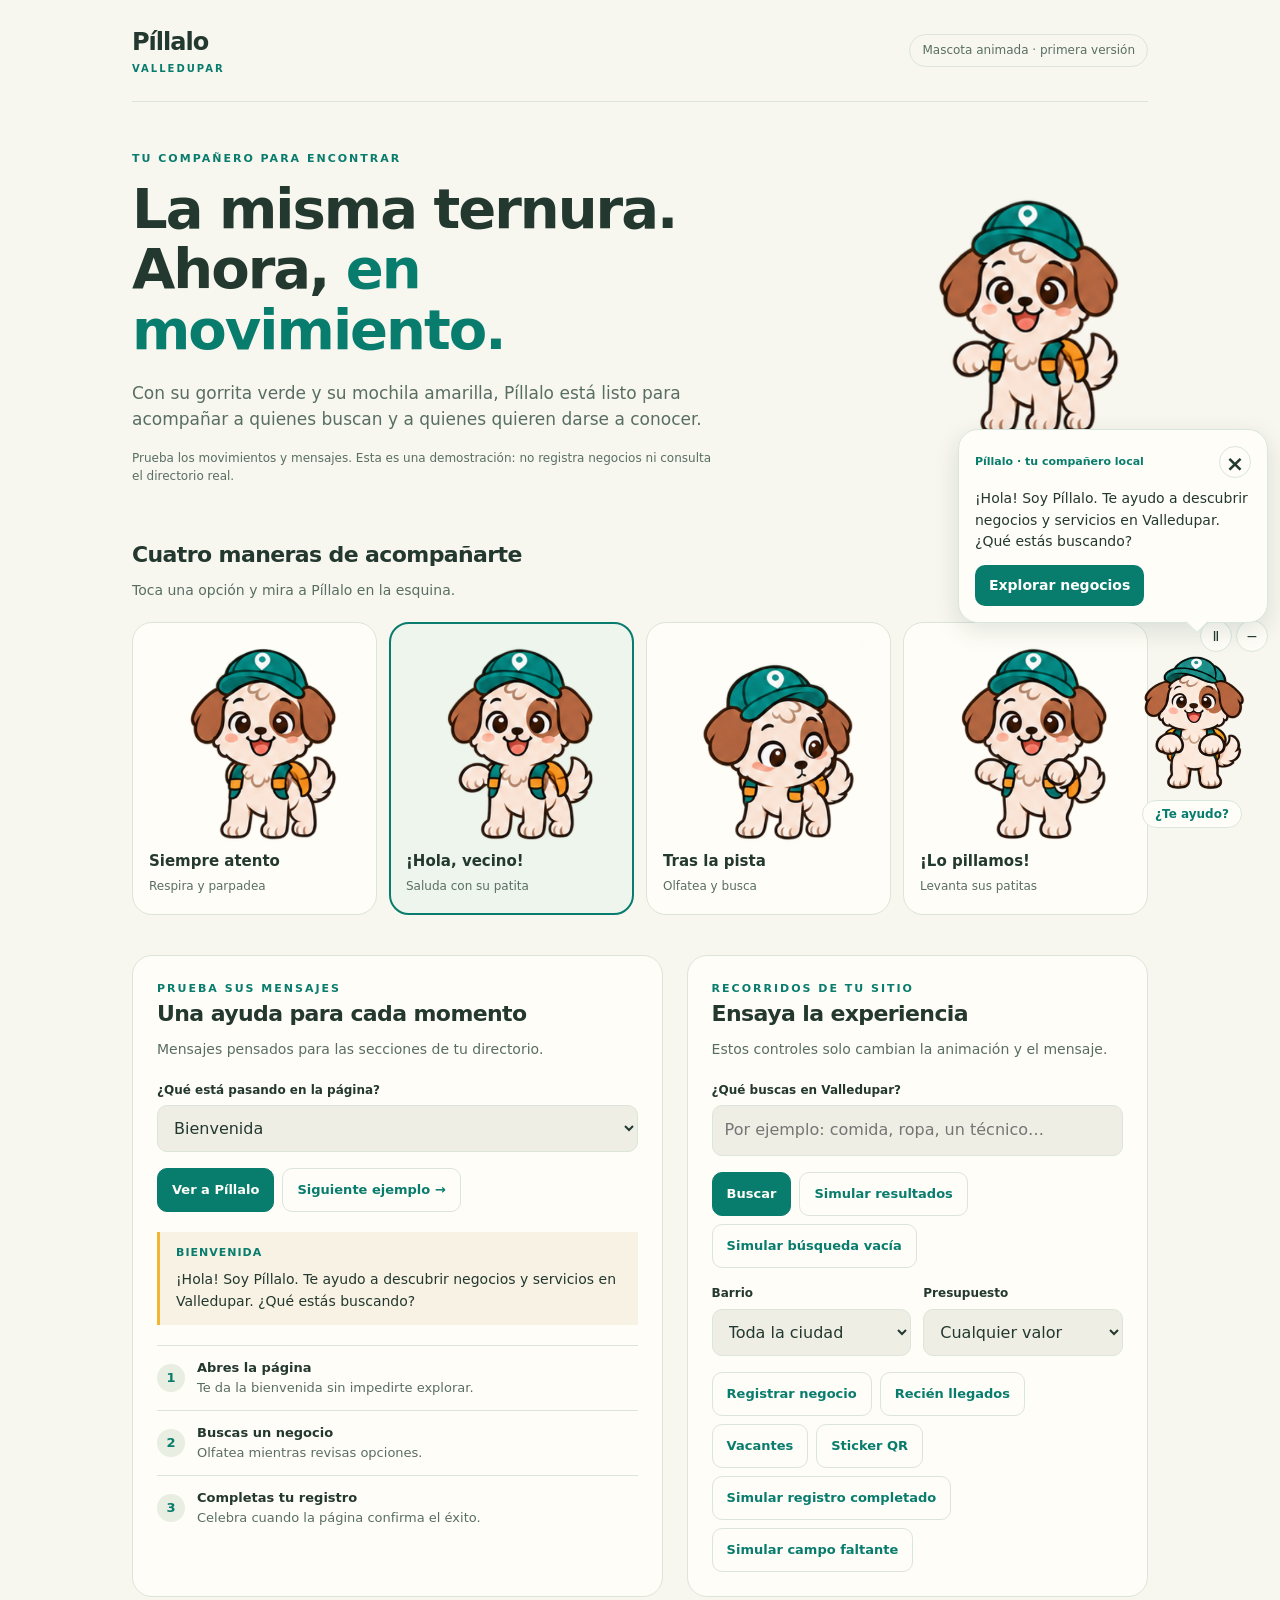
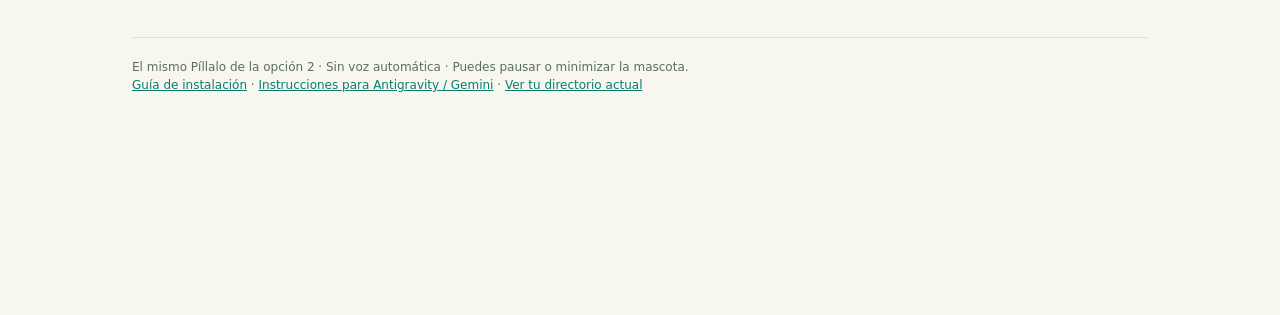
<file: pillalo/index.html>
<!doctype html>
<html lang="es">
<head>
  <meta charset="utf-8"><meta name="viewport" content="width=device-width,initial-scale=1">
  <title>Píllalo en movimiento · Demostración</title>
  <style>
    :root{--hoja:#f7f6ef;--papel:#fffdf7;--verde:#087c6d;--tinta:#23382f;--suave:#596e63;--linea:#dce5da;--sol:#f2b632;--campo:#eeeee4}
    *{box-sizing:border-box}body{margin:0;background:var(--hoja);color:var(--tinta);font-family:system-ui,-apple-system,'Segoe UI',sans-serif;line-height:1.55}
    button,input,select{font:inherit}button{cursor:pointer}button:focus-visible,a:focus-visible,input:focus-visible,select:focus-visible{outline:3px solid #ad790d;outline-offset:4px}
    header{display:flex;align-items:center;justify-content:space-between;gap:16px;padding:24px 0;border-bottom:1px solid var(--linea)}
    .wrap{max-width:1080px;margin:auto;padding:0 32px}.brand{font-size:24px;font-weight:850;letter-spacing:-1px}.brand small{display:block;font-size:10px;font-weight:750;letter-spacing:2px;color:var(--verde)}
    .badge{font-size:12px;border:1px solid var(--linea);border-radius:20px;padding:6px 12px;color:var(--suave)}
    .intro{padding:48px 0 28px;display:grid;grid-template-columns:1fr 260px;align-items:center;gap:24px}.eyebrow{font-size:11px;font-weight:800;letter-spacing:2px;color:var(--verde);text-transform:uppercase}
    h1{font-size:clamp(32px,5vw,56px);letter-spacing:-2px;line-height:1.08;margin:12px 0 20px;max-width:660px}h1 em{font-style:normal;color:var(--verde)}
    .intro p{max-width:590px;color:var(--suave);font-size:17px;margin:0}.intro canvas{width:260px;height:260px}.note{font-size:12px!important;margin-top:16px!important}
    h2{font-size:22px;letter-spacing:-.6px;margin:0 0 8px}.section-heading{display:flex;align-items:flex-start;justify-content:space-between;gap:16px;margin-top:24px}.section-heading p{color:var(--suave);margin:0;font-size:14px}
    .motions{display:grid;grid-template-columns:repeat(4,1fr);gap:12px;margin:20px 0 40px}.motion{background:var(--papel);border:1px solid var(--linea);border-radius:20px;padding:16px;text-align:left;color:var(--tinta)}
    .motion:hover{border-color:var(--verde)}.motion[aria-pressed=true]{border:2px solid var(--verde);padding:15px;background:#edf5ec}.motion canvas{width:100%;height:auto;display:block;aspect-ratio:1}.motion strong{display:block;font-size:15px}.motion span{font-size:12px;color:var(--suave)}
    .lab{display:grid;grid-template-columns:minmax(0,1.15fr) minmax(0,1fr);gap:24px;padding-bottom:40px}.panel{background:var(--papel);border:1px solid var(--linea);border-radius:20px;padding:24px}.panel p{color:var(--suave);font-size:14px;margin:6px 0 20px}
    label{display:block;font-size:12px;font-weight:700;margin:16px 0 6px}input,select{width:100%;background:var(--campo);border:1px solid var(--linea);border-radius:10px;padding:12px;color:var(--tinta);min-width:0}
    .row{display:grid;grid-template-columns:1fr 1fr;gap:12px}.actions{display:flex;flex-wrap:wrap;gap:8px;margin-top:16px}.btn{border:1px solid var(--linea);border-radius:10px;padding:10px 14px;background:var(--papel);color:var(--verde);font-size:13px;font-weight:750;min-height:44px}.btn:hover{background:#edf5ec}.btn.primary{background:var(--verde);color:var(--papel);border-color:var(--verde)}
    .example{border-left:3px solid var(--sol);padding:12px 16px;margin-top:20px;background:#f7f2e3;font-size:15px}.event-label{color:var(--verde);font-size:11px;font-weight:800;text-transform:uppercase;letter-spacing:1px}.event-text{margin:8px 0 0!important;color:var(--tinta)!important}
    .flow{padding:0;list-style:none;margin:20px 0 0}.flow li{border-top:1px solid var(--linea);padding:12px 0;display:flex;align-items:center;gap:12px;font-size:13px}.step{display:grid;place-items:center;flex:0 0 28px;height:28px;border-radius:50%;background:#e8eee1;color:var(--verde);font-weight:800}.flow strong{display:block}.flow span:last-child{color:var(--suave)}
    footer{border-top:1px solid var(--linea);padding:20px 0 220px;color:var(--suave);font-size:12px}footer a{color:var(--verde)}
    @media(max-width:700px){.wrap{padding:0 20px}.intro{grid-template-columns:1fr;padding-top:32px;gap:0}.intro canvas{display:none}.badge{font-size:10px}.motions{grid-template-columns:repeat(2,1fr);gap:10px}.motion{padding:12px}.motion[aria-pressed=true]{padding:11px}.lab{grid-template-columns:1fr}.panel{padding:20px}.row{grid-template-columns:1fr}h1{letter-spacing:-1px}.intro p{font-size:15px}.section-heading{display:block}.section-heading .btn{margin-top:12px}footer{padding-bottom:220px}}
  </style>
  <script src="./pillalo.js" data-auto="false" defer></script>
  <script src="./demo.js" defer></script>
</head>
<body>
<div class="wrap">
  <header><div class="brand">Píllalo<small>VALLEDUPAR</small></div><span class="badge">Mascota animada · primera versión</span></header>
  <main>
    <section class="intro"><div><div class="eyebrow">Tu compañero para encontrar</div><h1>La misma ternura.<br>Ahora, <em>en movimiento.</em></h1><p>Con su gorrita verde y su mochila amarilla, Píllalo está listo para acompañar a quienes buscan y a quienes quieren darse a conocer.</p><p class="note">Prueba los movimientos y mensajes. Esta es una demostración: no registra negocios ni consulta el directorio real.</p></div><canvas id="hero-puppy" aria-label="Píllalo saludando" role="img"></canvas></section>
    <section aria-labelledby="movimientos"><div class="section-heading"><div><h2 id="movimientos">Cuatro maneras de acompañarte</h2><p>Toca una opción y mira a Píllalo en la esquina.</p></div><button class="btn" id="pause-all" type="button" aria-pressed="false">Pausar movimientos</button></div>
      <div class="motions">
        <button type="button" class="motion" data-motion="idle" data-event="directory" aria-pressed="false"><canvas aria-hidden="true"></canvas><strong>Siempre atento</strong><span>Respira y parpadea</span></button>
        <button type="button" class="motion" data-motion="wave" data-event="welcome" aria-pressed="true"><canvas aria-hidden="true"></canvas><strong>¡Hola, vecino!</strong><span>Saluda con su patita</span></button>
        <button type="button" class="motion" data-motion="sniff" data-event="search" aria-pressed="false"><canvas aria-hidden="true"></canvas><strong>Tras la pista</strong><span>Olfatea y busca</span></button>
        <button type="button" class="motion" data-motion="celebrate" data-event="registered" aria-pressed="false"><canvas aria-hidden="true"></canvas><strong>¡Lo pillamos!</strong><span>Levanta sus patitas</span></button>
      </div>
    </section>
    <div class="lab">
      <section class="panel"><div class="eyebrow">Prueba sus mensajes</div><h2>Una ayuda para cada momento</h2><p>Mensajes pensados para las secciones de tu directorio.</p><label for="event-picker">¿Qué está pasando en la página?</label><select id="event-picker"></select><div class="actions"><button type="button" class="btn primary" id="play-event">Ver a Píllalo</button><button type="button" class="btn" id="next-event">Siguiente ejemplo →</button></div><div class="example"><div class="event-label" id="event-name">Bienvenida</div><p class="event-text" id="event-text"></p></div>
      <ol class="flow"><li><span class="step">1</span><div><strong>Abres la página</strong><span>Te da la bienvenida sin impedirte explorar.</span></div></li><li><span class="step">2</span><div><strong>Buscas un negocio</strong><span>Olfatea mientras revisas opciones.</span></div></li><li><span class="step">3</span><div><strong>Completas tu registro</strong><span>Celebra cuando la página confirma el éxito.</span></div></li></ol></section>
      <section class="panel"><div class="eyebrow">Recorridos de tu sitio</div><h2>Ensaya la experiencia</h2><p>Estos controles solo cambian la animación y el mensaje.</p><label for="demo-search">¿Qué buscas en Valledupar?</label><input id="demo-search" placeholder="Por ejemplo: comida, ropa, un técnico…" autocomplete="off"><div class="actions"><button type="button" class="btn primary" data-scenario="search">Buscar</button><button type="button" class="btn" data-scenario="results">Simular resultados</button><button type="button" class="btn" data-scenario="empty">Simular búsqueda vacía</button></div><div class="row"><div><label for="demo-neighborhood">Barrio</label><select id="demo-neighborhood"><option value="">Toda la ciudad</option>Los Cortijos</option>San Joaquín</option>Novalito</option>Centro</option></select></div><div><label for="demo-budget">Presupuesto</label><select id="demo-budget"><option value="">Cualquier valor</option>Económico</option>Medio</option>Especializado</option></select></div></div><div class="actions"><button type="button" class="btn" data-scenario="register">Registrar negocio</button><button type="button" class="btn" data-scenario="new">Recién llegados</button><button type="button" class="btn" data-scenario="jobs">Vacantes</button><button type="button" class="btn" data-scenario="qr">Sticker QR</button><button type="button" class="btn" data-scenario="registered">Simular registro completado</button><button type="button" class="btn" data-scenario="formError">Simular campo faltante</button></div></section>
    </div>
  </main>
  <footer>El mismo Píllalo de la opción 2 · Sin voz automática · Puedes pausar o minimizar la mascota.<br><a href="./LEEME.md">Guía de instalación</a> · <a href="./PARA-GEMINI.txt">Instrucciones para Antigravity / Gemini</a> · <a href="https://jguao18.github.io/pillalo-valledupar/" target="_blank" rel="noopener">Ver tu directorio actual</a></footer>
</div>
</body>
</html>
</file>
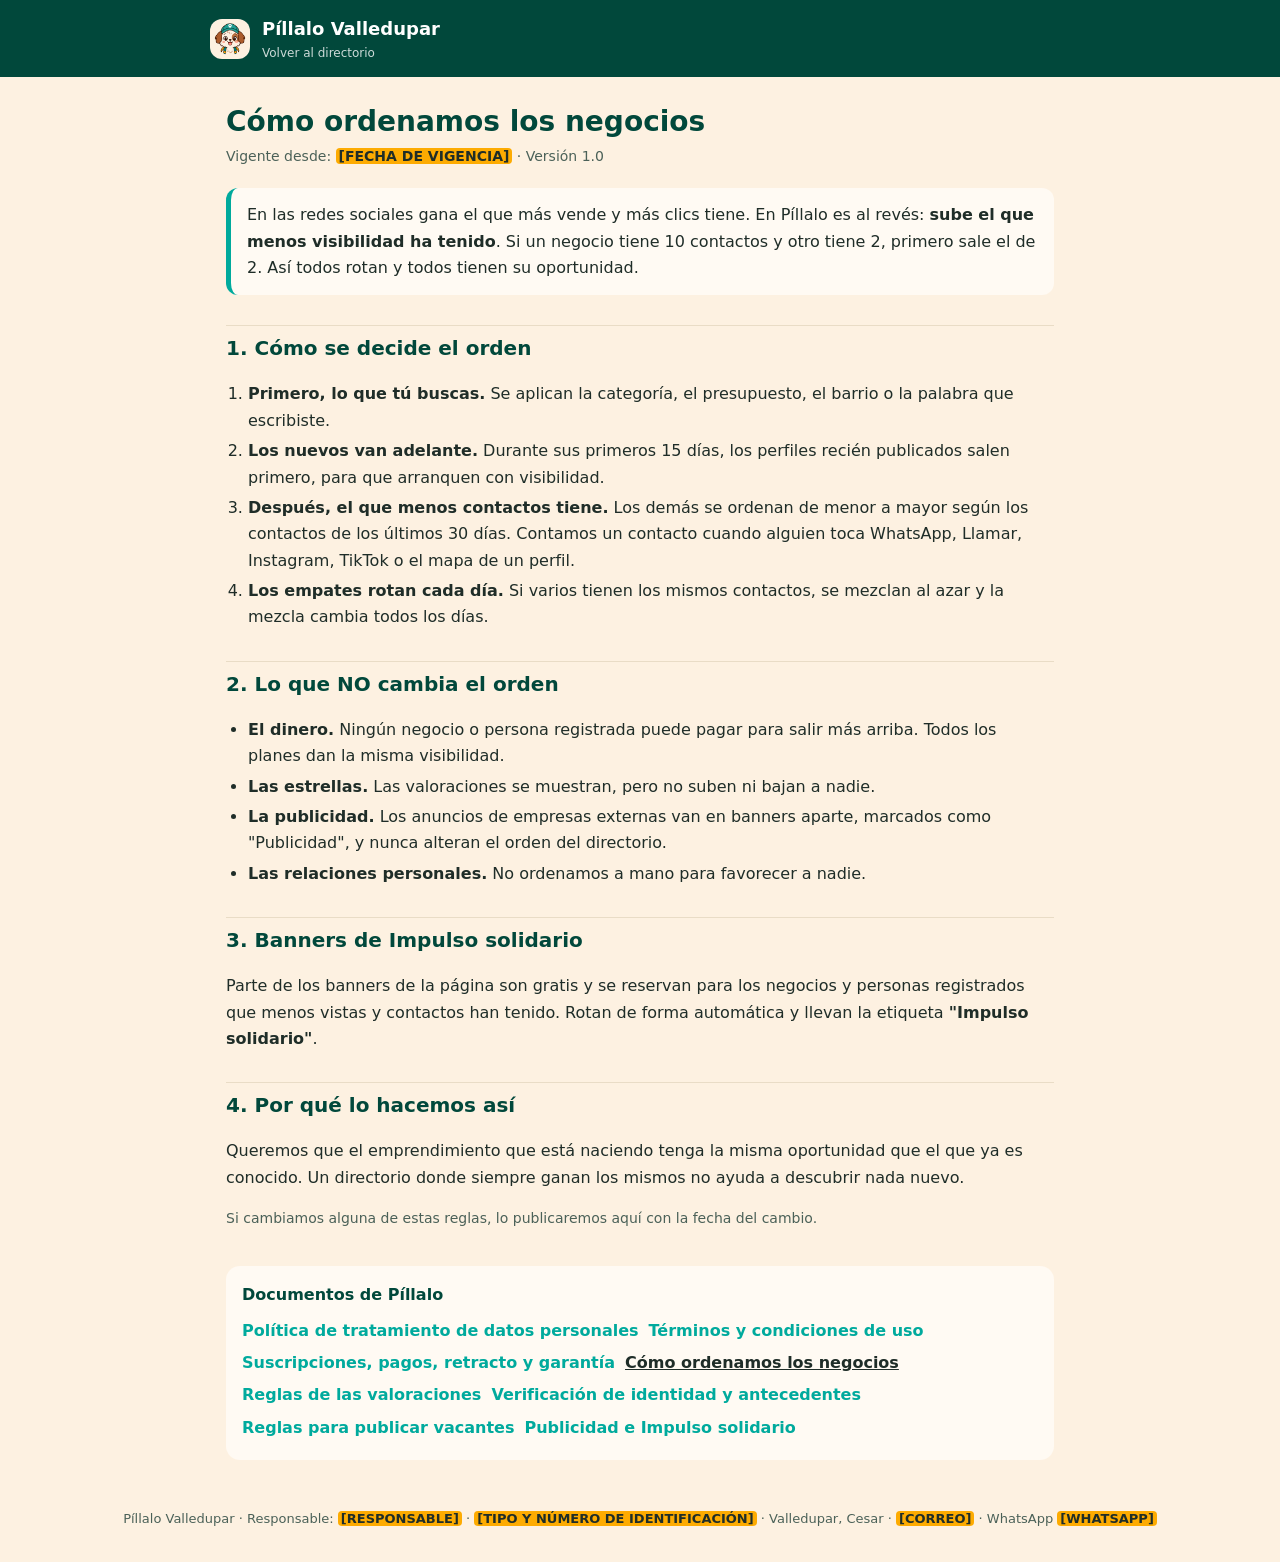
<file: legal/como-ordenamos.html>
<!doctype html>
<html lang="es"><head><meta charset="utf-8"><meta name="viewport" content="width=device-width,initial-scale=1">
<title>Cómo ordenamos los negocios · Píllalo</title><meta name="description" content="Cómo ordenamos los negocios de Píllalo Valledupar">
<style>
:root{--beige:#FDF1E1;--verde:#01483B;--turq:#00AA9D;--most:#FDAB01;--txt:#1f2d28;--sub:#4b6158;--card:#fffaf3;--line:#e9dcc6}
@media (prefers-color-scheme:dark){:root:not([data-theme="light"]){--beige:#0f1d19;--card:#16271f;--txt:#eef4f1;--sub:#a9bdb4;--line:#27403a;--verde:#7fd6c2}}
*{box-sizing:border-box}html{-webkit-text-size-adjust:100%}
body{margin:0;background:var(--beige);color:var(--txt);font:16px/1.65 system-ui,-apple-system,"Segoe UI",Roboto,sans-serif}
header{background:#01483B;color:#fff;padding:14px 16px}
header .in{max-width:860px;margin:0 auto;display:flex;align-items:center;gap:12px}
header img{width:40px;height:40px;border-radius:12px;background:#FDF1E1;padding:3px}
header a{color:#fff;text-decoration:none;font-weight:800;font-size:18px}
header small{display:block;font-weight:500;opacity:.8;font-size:12px}
main{max-width:860px;margin:0 auto;padding:24px 16px 48px}
h1{color:var(--verde);font-size:28px;line-height:1.2;margin:4px 0 6px}
.vig{color:var(--sub);font-size:14px;margin:0 0 20px}
.lead{background:var(--card);border-left:5px solid var(--turq);padding:14px 16px;border-radius:12px;margin:0 0 22px}
h2{color:var(--verde);font-size:20px;margin:30px 0 8px;padding-top:6px;border-top:1px solid var(--line)}
h3{font-size:16px;margin:18px 0 4px}
ul,ol{padding-left:22px}li{margin:4px 0}
table{width:100%;border-collapse:collapse;margin:10px 0;font-size:15px;display:block;overflow-x:auto}
th,td{border:1px solid var(--line);padding:8px 10px;text-align:left;vertical-align:top}
th{background:var(--card)}
mark{background:#FDAB01;color:#1f2d28;padding:0 3px;border-radius:4px;font-weight:700}
.nota{font-size:14px;color:var(--sub)}
nav.legal{margin-top:36px;padding:16px;background:var(--card);border-radius:14px}
nav.legal b{display:block;margin-bottom:6px;color:var(--verde)}
nav.legal a{display:inline-block;margin:3px 10px 3px 0;color:var(--turq);font-weight:600;text-decoration:none}
nav.legal a[aria-current]{color:var(--txt);text-decoration:underline}
footer{text-align:center;font-size:13px;color:var(--sub);padding:0 16px 32px}
a{color:var(--turq)}
</style></head><body>
<header><div class="in"><img src="../pillalo/assets/pillalo-face-logo.png" alt=""><a href="../index.html">Píllalo Valledupar<small>Volver al directorio</small></a></div></header>
<main><h1>Cómo ordenamos los negocios</h1><p class="vig">Vigente desde: <mark>[FECHA DE VIGENCIA]</mark> · Versión 1.0</p>

<p class="lead">En las redes sociales gana el que más vende y más clics tiene. En Píllalo es al revés: <b>sube el que menos visibilidad ha tenido</b>. Si un negocio tiene 10 contactos y otro tiene 2, primero sale el de 2. Así todos rotan y todos tienen su oportunidad.</p>

<h2>1. Cómo se decide el orden</h2>
<ol>
<li><b>Primero, lo que tú buscas.</b> Se aplican la categoría, el presupuesto, el barrio o la palabra que escribiste.</li>
<li><b>Los nuevos van adelante.</b> Durante sus primeros 15 días, los perfiles recién publicados salen primero, para que arranquen con visibilidad.</li>
<li><b>Después, el que menos contactos tiene.</b> Los demás se ordenan de menor a mayor según los contactos de los últimos 30 días. Contamos un contacto cuando alguien toca WhatsApp, Llamar, Instagram, TikTok o el mapa de un perfil.</li>
<li><b>Los empates rotan cada día.</b> Si varios tienen los mismos contactos, se mezclan al azar y la mezcla cambia todos los días.</li>
</ol>

<h2>2. Lo que NO cambia el orden</h2>
<ul>
<li><b>El dinero.</b> Ningún negocio o persona registrada puede pagar para salir más arriba. Todos los planes dan la misma visibilidad.</li>
<li><b>Las estrellas.</b> Las valoraciones se muestran, pero no suben ni bajan a nadie.</li>
<li><b>La publicidad.</b> Los anuncios de empresas externas van en banners aparte, marcados como "Publicidad", y nunca alteran el orden del directorio.</li>
<li><b>Las relaciones personales.</b> No ordenamos a mano para favorecer a nadie.</li>
</ul>

<h2>3. Banners de Impulso solidario</h2>
<p>Parte de los banners de la página son gratis y se reservan para los negocios y personas registrados que menos vistas y contactos han tenido. Rotan de forma automática y llevan la etiqueta <b>"Impulso solidario"</b>.</p>

<h2>4. Por qué lo hacemos así</h2>
<p>Queremos que el emprendimiento que está naciendo tenga la misma oportunidad que el que ya es conocido. Un directorio donde siempre ganan los mismos no ayuda a descubrir nada nuevo.</p>
<p class="nota">Si cambiamos alguna de estas reglas, lo publicaremos aquí con la fecha del cambio.</p>

<nav class="legal" aria-label="Documentos legales"><b>Documentos de Píllalo</b><a href="politica-de-datos.html">Política de tratamiento de datos personales</a><a href="terminos-y-condiciones.html">Términos y condiciones de uso</a><a href="suscripciones-y-pagos.html">Suscripciones, pagos, retracto y garantía</a><a href="como-ordenamos.html" aria-current="page">Cómo ordenamos los negocios</a><a href="valoraciones.html">Reglas de las valoraciones</a><a href="verificacion.html">Verificación de identidad y antecedentes</a><a href="vacantes.html">Reglas para publicar vacantes</a><a href="publicidad.html">Publicidad e Impulso solidario</a></nav></main>
<footer>Píllalo Valledupar · Responsable: <mark>[RESPONSABLE]</mark> · <mark>[TIPO Y NÚMERO DE IDENTIFICACIÓN]</mark> · Valledupar, Cesar · <mark>[CORREO]</mark> · WhatsApp <mark>[WHATSAPP]</mark></footer>
</body></html>
</file>
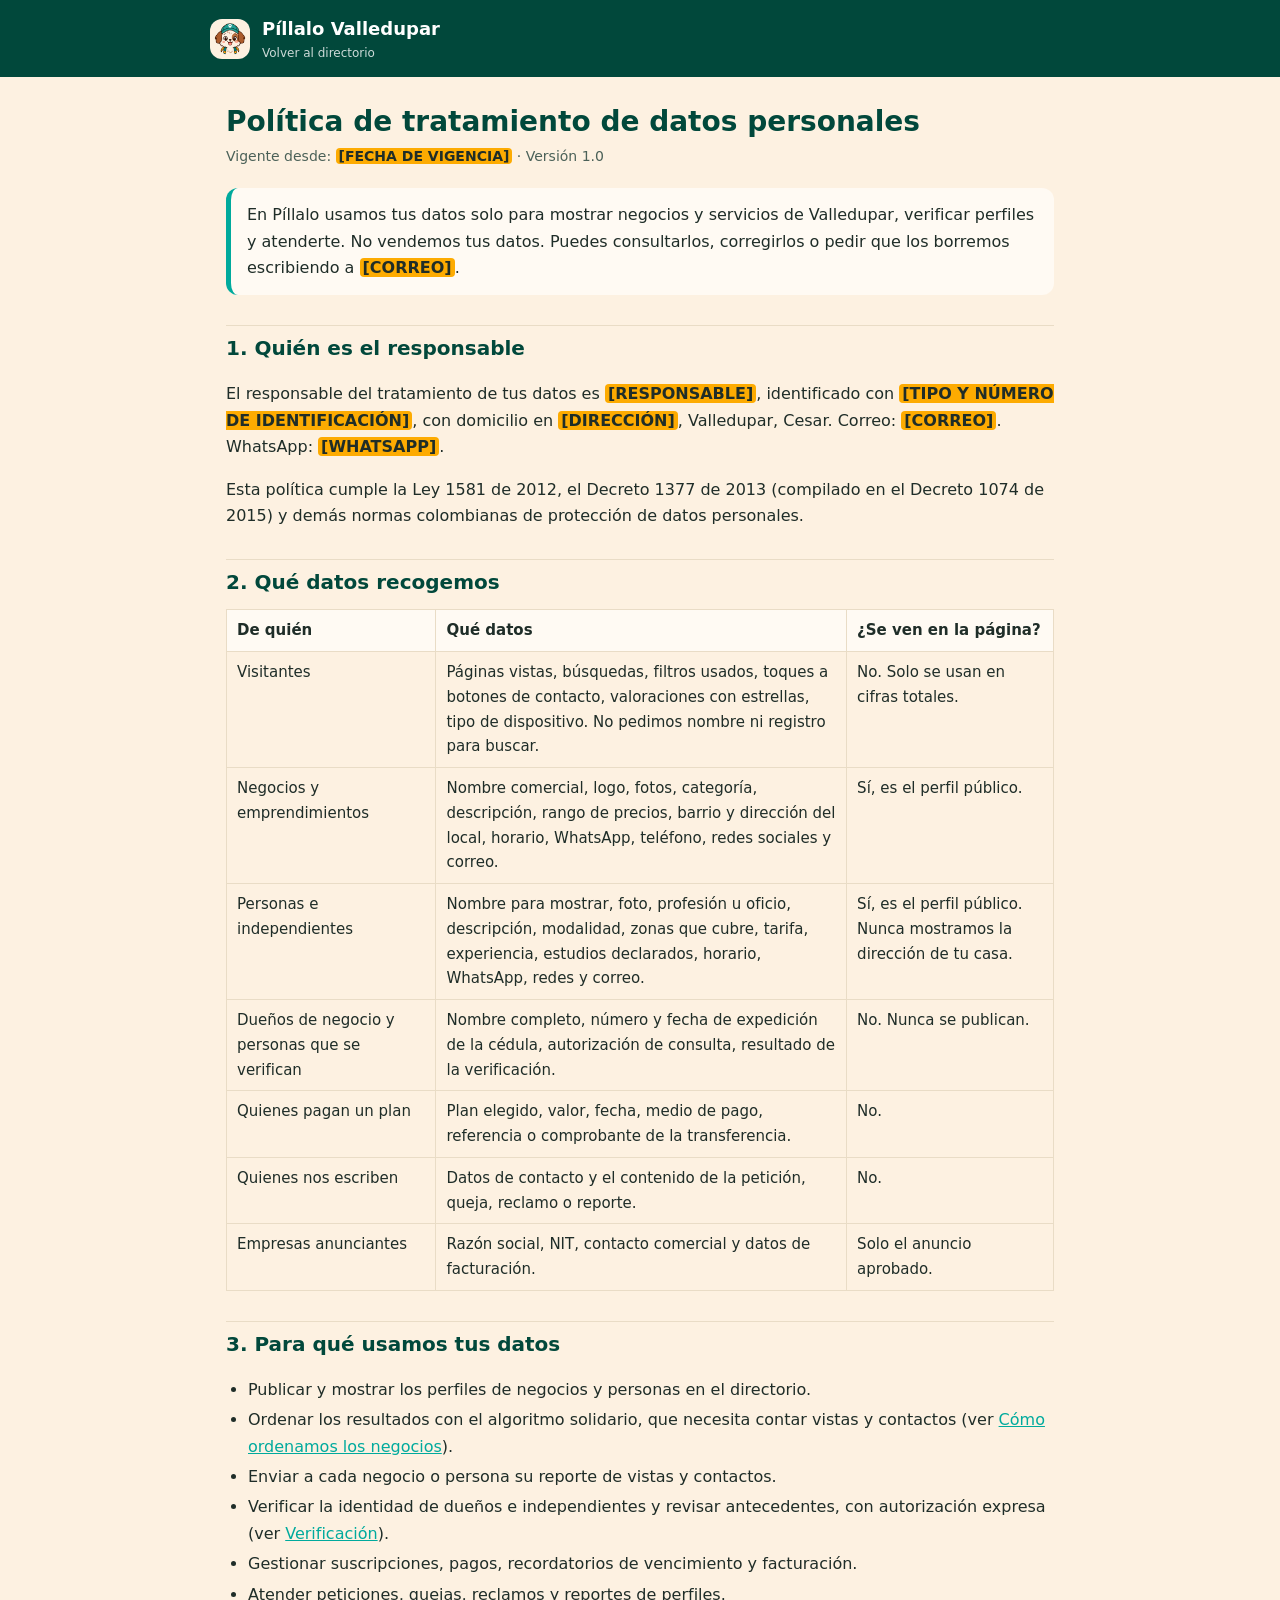
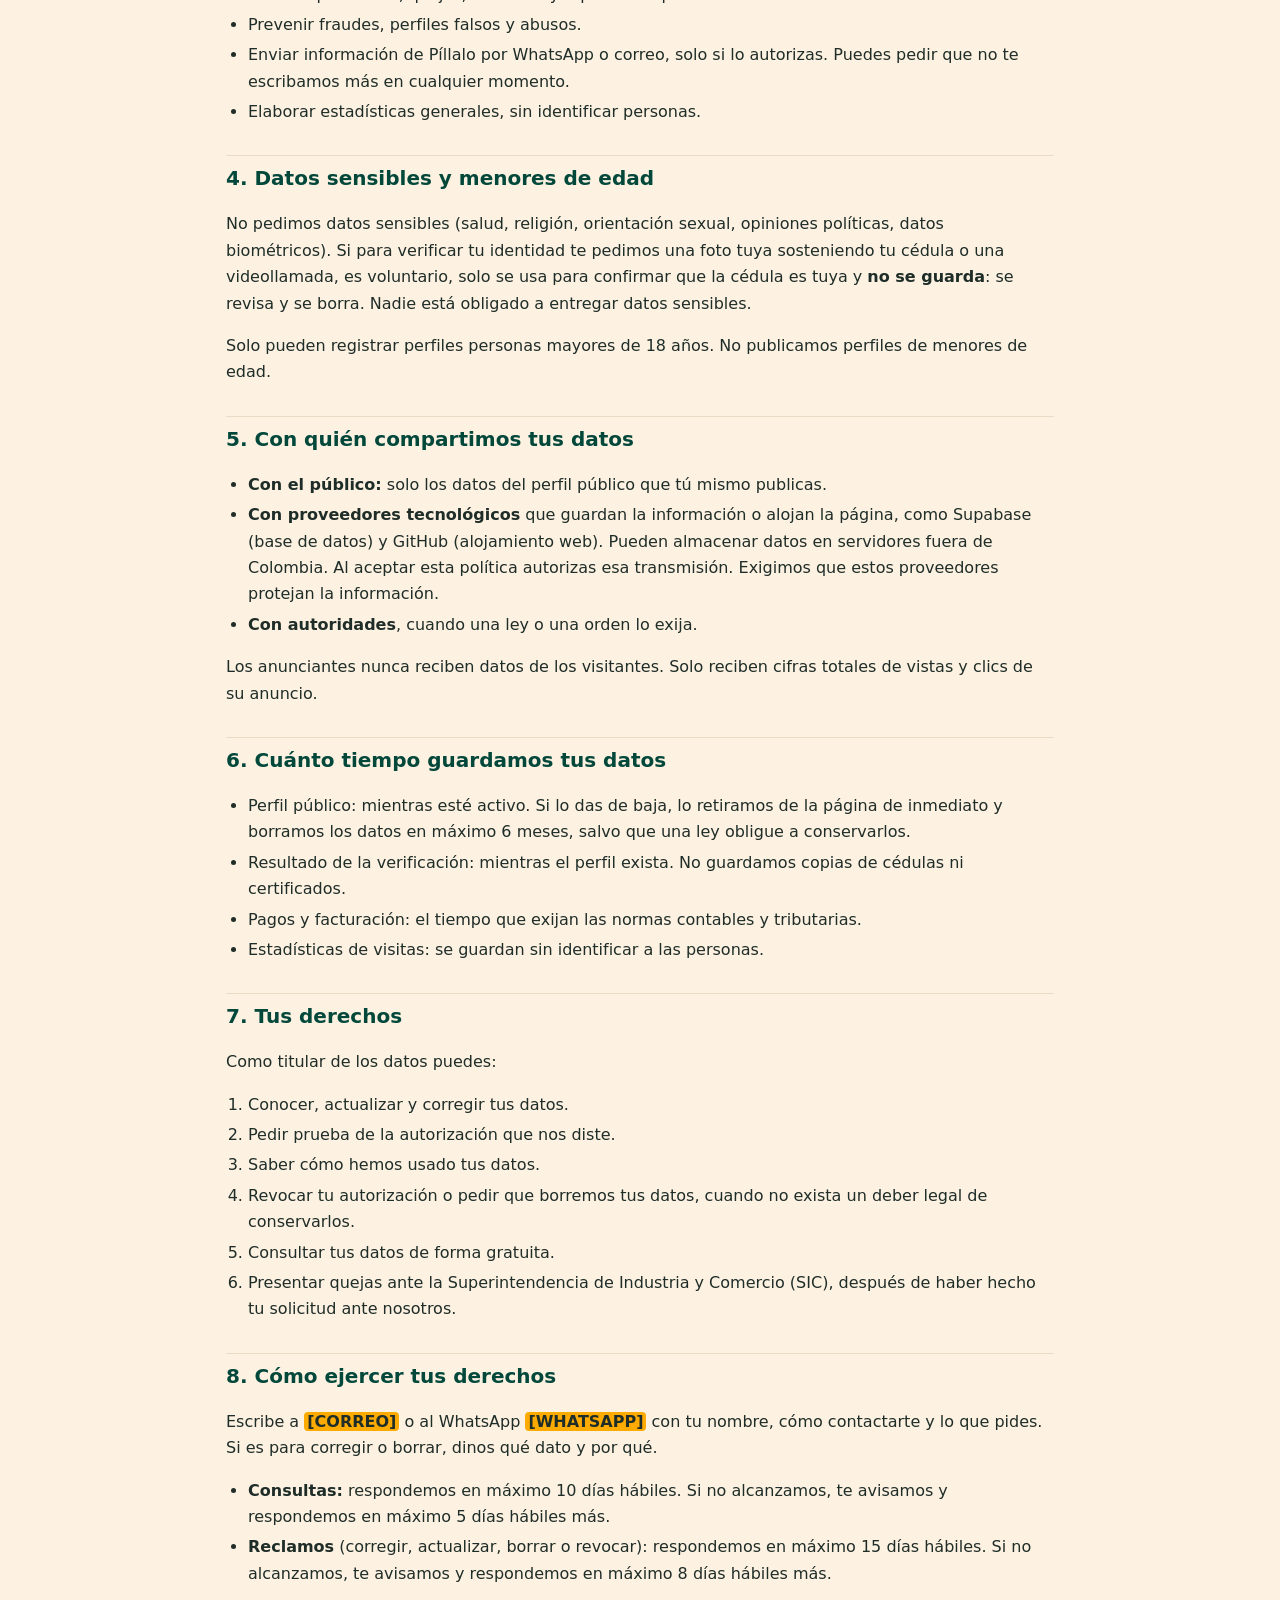
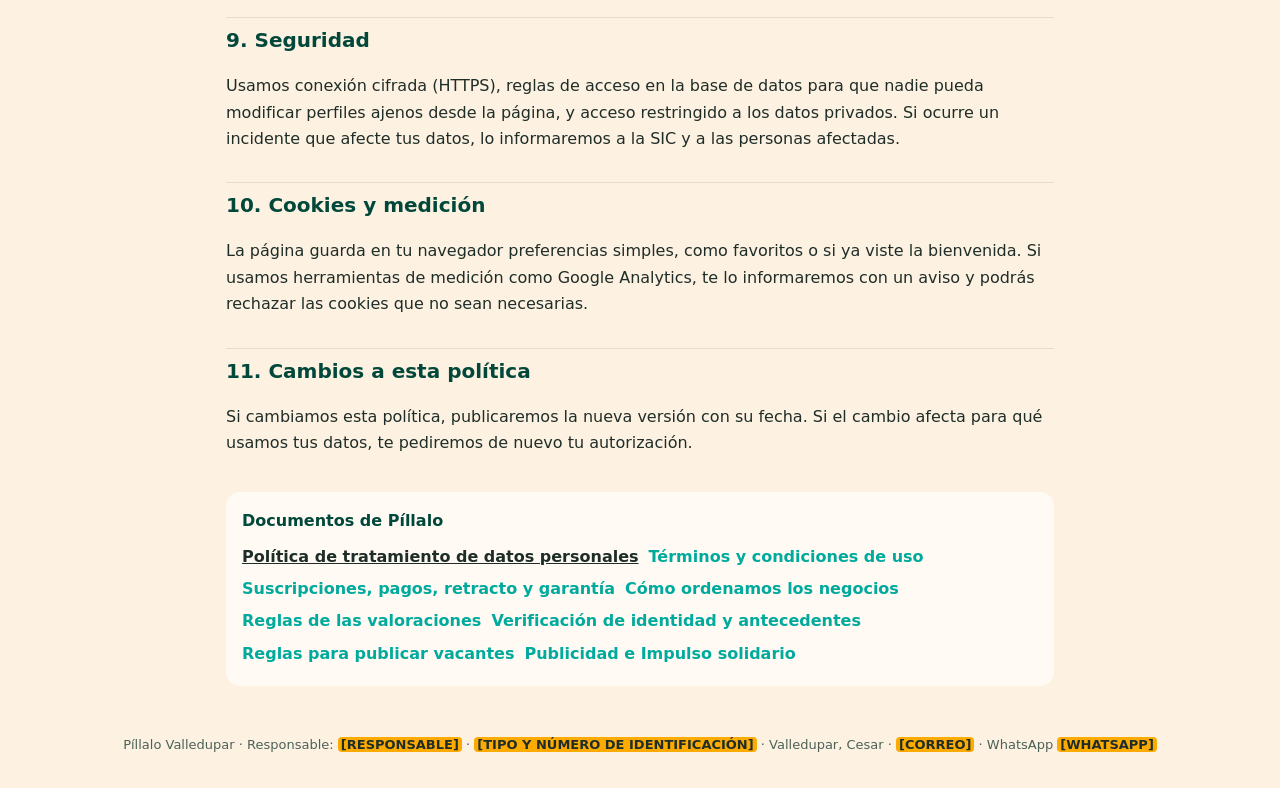
<file: legal/politica-de-datos.html>
<!doctype html>
<html lang="es"><head><meta charset="utf-8"><meta name="viewport" content="width=device-width,initial-scale=1">
<title>Política de tratamiento de datos personales · Píllalo</title><meta name="description" content="Política de tratamiento de datos personales de Píllalo Valledupar">
<style>
:root{--beige:#FDF1E1;--verde:#01483B;--turq:#00AA9D;--most:#FDAB01;--txt:#1f2d28;--sub:#4b6158;--card:#fffaf3;--line:#e9dcc6}
@media (prefers-color-scheme:dark){:root:not([data-theme="light"]){--beige:#0f1d19;--card:#16271f;--txt:#eef4f1;--sub:#a9bdb4;--line:#27403a;--verde:#7fd6c2}}
*{box-sizing:border-box}html{-webkit-text-size-adjust:100%}
body{margin:0;background:var(--beige);color:var(--txt);font:16px/1.65 system-ui,-apple-system,"Segoe UI",Roboto,sans-serif}
header{background:#01483B;color:#fff;padding:14px 16px}
header .in{max-width:860px;margin:0 auto;display:flex;align-items:center;gap:12px}
header img{width:40px;height:40px;border-radius:12px;background:#FDF1E1;padding:3px}
header a{color:#fff;text-decoration:none;font-weight:800;font-size:18px}
header small{display:block;font-weight:500;opacity:.8;font-size:12px}
main{max-width:860px;margin:0 auto;padding:24px 16px 48px}
h1{color:var(--verde);font-size:28px;line-height:1.2;margin:4px 0 6px}
.vig{color:var(--sub);font-size:14px;margin:0 0 20px}
.lead{background:var(--card);border-left:5px solid var(--turq);padding:14px 16px;border-radius:12px;margin:0 0 22px}
h2{color:var(--verde);font-size:20px;margin:30px 0 8px;padding-top:6px;border-top:1px solid var(--line)}
h3{font-size:16px;margin:18px 0 4px}
ul,ol{padding-left:22px}li{margin:4px 0}
table{width:100%;border-collapse:collapse;margin:10px 0;font-size:15px;display:block;overflow-x:auto}
th,td{border:1px solid var(--line);padding:8px 10px;text-align:left;vertical-align:top}
th{background:var(--card)}
mark{background:#FDAB01;color:#1f2d28;padding:0 3px;border-radius:4px;font-weight:700}
.nota{font-size:14px;color:var(--sub)}
nav.legal{margin-top:36px;padding:16px;background:var(--card);border-radius:14px}
nav.legal b{display:block;margin-bottom:6px;color:var(--verde)}
nav.legal a{display:inline-block;margin:3px 10px 3px 0;color:var(--turq);font-weight:600;text-decoration:none}
nav.legal a[aria-current]{color:var(--txt);text-decoration:underline}
footer{text-align:center;font-size:13px;color:var(--sub);padding:0 16px 32px}
a{color:var(--turq)}
</style></head><body>
<header><div class="in"><img src="../pillalo/assets/pillalo-face-logo.png" alt=""><a href="../index.html">Píllalo Valledupar<small>Volver al directorio</small></a></div></header>
<main><h1>Política de tratamiento de datos personales</h1><p class="vig">Vigente desde: <mark>[FECHA DE VIGENCIA]</mark> · Versión 1.0</p>

<p class="lead">En Píllalo usamos tus datos solo para mostrar negocios y servicios de Valledupar, verificar perfiles y atenderte. No vendemos tus datos. Puedes consultarlos, corregirlos o pedir que los borremos escribiendo a <mark>[CORREO]</mark>.</p>

<h2>1. Quién es el responsable</h2>
<p>El responsable del tratamiento de tus datos es <b><mark>[RESPONSABLE]</mark></b>, identificado con <mark>[TIPO Y NÚMERO DE IDENTIFICACIÓN]</mark>, con domicilio en <mark>[DIRECCIÓN]</mark>, Valledupar, Cesar. Correo: <mark>[CORREO]</mark>. WhatsApp: <mark>[WHATSAPP]</mark>.</p>
<p>Esta política cumple la Ley 1581 de 2012, el Decreto 1377 de 2013 (compilado en el Decreto 1074 de 2015) y demás normas colombianas de protección de datos personales.</p>

<h2>2. Qué datos recogemos</h2>
<table>
<tr><th>De quién</th><th>Qué datos</th><th>¿Se ven en la página?</th></tr>
<tr><td>Visitantes</td><td>Páginas vistas, búsquedas, filtros usados, toques a botones de contacto, valoraciones con estrellas, tipo de dispositivo. No pedimos nombre ni registro para buscar.</td><td>No. Solo se usan en cifras totales.</td></tr>
<tr><td>Negocios y emprendimientos</td><td>Nombre comercial, logo, fotos, categoría, descripción, rango de precios, barrio y dirección del local, horario, WhatsApp, teléfono, redes sociales y correo.</td><td>Sí, es el perfil público.</td></tr>
<tr><td>Personas e independientes</td><td>Nombre para mostrar, foto, profesión u oficio, descripción, modalidad, zonas que cubre, tarifa, experiencia, estudios declarados, horario, WhatsApp, redes y correo.</td><td>Sí, es el perfil público. Nunca mostramos la dirección de tu casa.</td></tr>
<tr><td>Dueños de negocio y personas que se verifican</td><td>Nombre completo, número y fecha de expedición de la cédula, autorización de consulta, resultado de la verificación.</td><td>No. Nunca se publican.</td></tr>
<tr><td>Quienes pagan un plan</td><td>Plan elegido, valor, fecha, medio de pago, referencia o comprobante de la transferencia.</td><td>No.</td></tr>
<tr><td>Quienes nos escriben</td><td>Datos de contacto y el contenido de la petición, queja, reclamo o reporte.</td><td>No.</td></tr>
<tr><td>Empresas anunciantes</td><td>Razón social, NIT, contacto comercial y datos de facturación.</td><td>Solo el anuncio aprobado.</td></tr>
</table>

<h2>3. Para qué usamos tus datos</h2>
<ul>
<li>Publicar y mostrar los perfiles de negocios y personas en el directorio.</li>
<li>Ordenar los resultados con el algoritmo solidario, que necesita contar vistas y contactos (ver <a href="como-ordenamos.html">Cómo ordenamos los negocios</a>).</li>
<li>Enviar a cada negocio o persona su reporte de vistas y contactos.</li>
<li>Verificar la identidad de dueños e independientes y revisar antecedentes, con autorización expresa (ver <a href="verificacion.html">Verificación</a>).</li>
<li>Gestionar suscripciones, pagos, recordatorios de vencimiento y facturación.</li>
<li>Atender peticiones, quejas, reclamos y reportes de perfiles.</li>
<li>Prevenir fraudes, perfiles falsos y abusos.</li>
<li>Enviar información de Píllalo por WhatsApp o correo, solo si lo autorizas. Puedes pedir que no te escribamos más en cualquier momento.</li>
<li>Elaborar estadísticas generales, sin identificar personas.</li>
</ul>

<h2>4. Datos sensibles y menores de edad</h2>
<p>No pedimos datos sensibles (salud, religión, orientación sexual, opiniones políticas, datos biométricos). Si para verificar tu identidad te pedimos una foto tuya sosteniendo tu cédula o una videollamada, es voluntario, solo se usa para confirmar que la cédula es tuya y <b>no se guarda</b>: se revisa y se borra. Nadie está obligado a entregar datos sensibles.</p>
<p>Solo pueden registrar perfiles personas mayores de 18 años. No publicamos perfiles de menores de edad.</p>

<h2>5. Con quién compartimos tus datos</h2>
<ul>
<li><b>Con el público:</b> solo los datos del perfil público que tú mismo publicas.</li>
<li><b>Con proveedores tecnológicos</b> que guardan la información o alojan la página, como Supabase (base de datos) y GitHub (alojamiento web). Pueden almacenar datos en servidores fuera de Colombia. Al aceptar esta política autorizas esa transmisión. Exigimos que estos proveedores protejan la información.</li>
<li><b>Con autoridades</b>, cuando una ley o una orden lo exija.</li>
</ul>
<p>Los anunciantes nunca reciben datos de los visitantes. Solo reciben cifras totales de vistas y clics de su anuncio.</p>

<h2>6. Cuánto tiempo guardamos tus datos</h2>
<ul>
<li>Perfil público: mientras esté activo. Si lo das de baja, lo retiramos de la página de inmediato y borramos los datos en máximo 6 meses, salvo que una ley obligue a conservarlos.</li>
<li>Resultado de la verificación: mientras el perfil exista. No guardamos copias de cédulas ni certificados.</li>
<li>Pagos y facturación: el tiempo que exijan las normas contables y tributarias.</li>
<li>Estadísticas de visitas: se guardan sin identificar a las personas.</li>
</ul>

<h2>7. Tus derechos</h2>
<p>Como titular de los datos puedes:</p>
<ol>
<li>Conocer, actualizar y corregir tus datos.</li>
<li>Pedir prueba de la autorización que nos diste.</li>
<li>Saber cómo hemos usado tus datos.</li>
<li>Revocar tu autorización o pedir que borremos tus datos, cuando no exista un deber legal de conservarlos.</li>
<li>Consultar tus datos de forma gratuita.</li>
<li>Presentar quejas ante la Superintendencia de Industria y Comercio (SIC), después de haber hecho tu solicitud ante nosotros.</li>
</ol>

<h2>8. Cómo ejercer tus derechos</h2>
<p>Escribe a <b><mark>[CORREO]</mark></b> o al WhatsApp <b><mark>[WHATSAPP]</mark></b> con tu nombre, cómo contactarte y lo que pides. Si es para corregir o borrar, dinos qué dato y por qué.</p>
<ul>
<li><b>Consultas:</b> respondemos en máximo 10 días hábiles. Si no alcanzamos, te avisamos y respondemos en máximo 5 días hábiles más.</li>
<li><b>Reclamos</b> (corregir, actualizar, borrar o revocar): respondemos en máximo 15 días hábiles. Si no alcanzamos, te avisamos y respondemos en máximo 8 días hábiles más.</li>
</ul>

<h2>9. Seguridad</h2>
<p>Usamos conexión cifrada (HTTPS), reglas de acceso en la base de datos para que nadie pueda modificar perfiles ajenos desde la página, y acceso restringido a los datos privados. Si ocurre un incidente que afecte tus datos, lo informaremos a la SIC y a las personas afectadas.</p>

<h2>10. Cookies y medición</h2>
<p>La página guarda en tu navegador preferencias simples, como favoritos o si ya viste la bienvenida. Si usamos herramientas de medición como Google Analytics, te lo informaremos con un aviso y podrás rechazar las cookies que no sean necesarias.</p>

<h2>11. Cambios a esta política</h2>
<p>Si cambiamos esta política, publicaremos la nueva versión con su fecha. Si el cambio afecta para qué usamos tus datos, te pediremos de nuevo tu autorización.</p>

<nav class="legal" aria-label="Documentos legales"><b>Documentos de Píllalo</b><a href="politica-de-datos.html" aria-current="page">Política de tratamiento de datos personales</a><a href="terminos-y-condiciones.html">Términos y condiciones de uso</a><a href="suscripciones-y-pagos.html">Suscripciones, pagos, retracto y garantía</a><a href="como-ordenamos.html">Cómo ordenamos los negocios</a><a href="valoraciones.html">Reglas de las valoraciones</a><a href="verificacion.html">Verificación de identidad y antecedentes</a><a href="vacantes.html">Reglas para publicar vacantes</a><a href="publicidad.html">Publicidad e Impulso solidario</a></nav></main>
<footer>Píllalo Valledupar · Responsable: <mark>[RESPONSABLE]</mark> · <mark>[TIPO Y NÚMERO DE IDENTIFICACIÓN]</mark> · Valledupar, Cesar · <mark>[CORREO]</mark> · WhatsApp <mark>[WHATSAPP]</mark></footer>
</body></html>
</file>
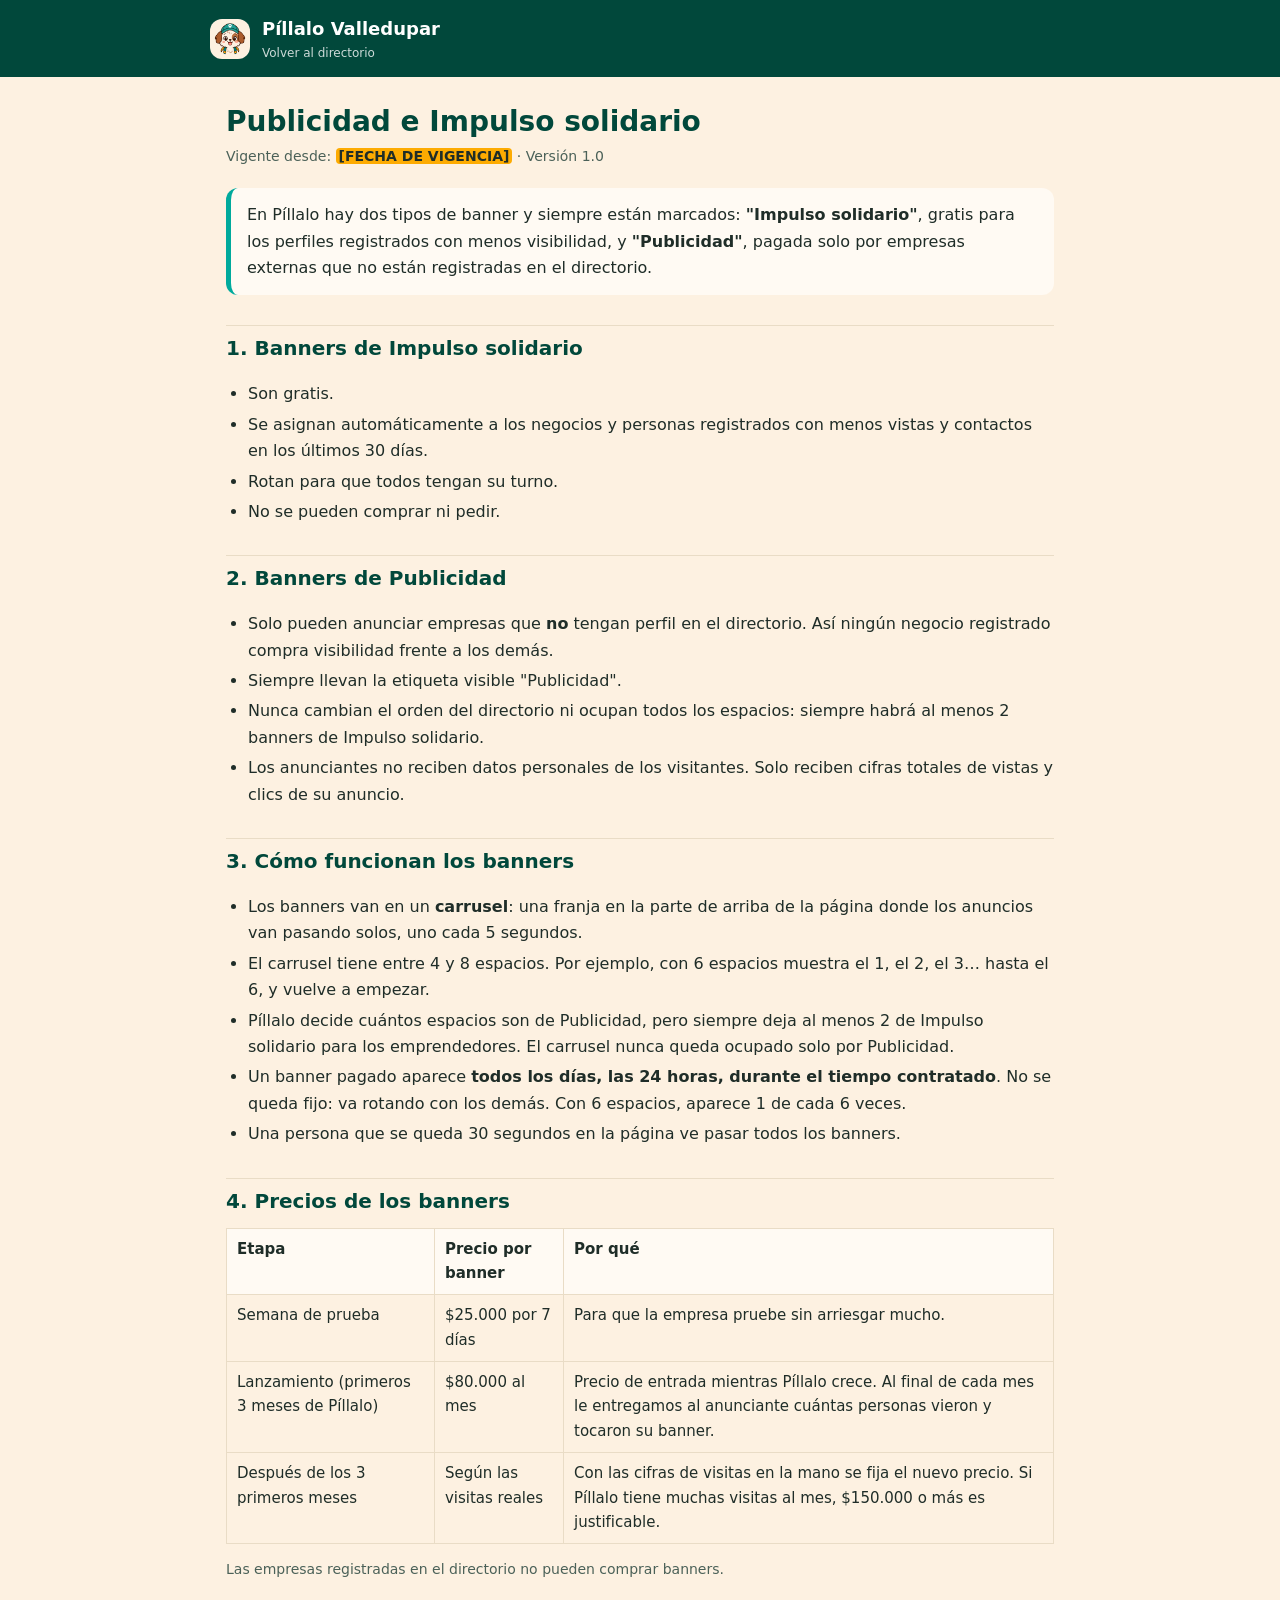
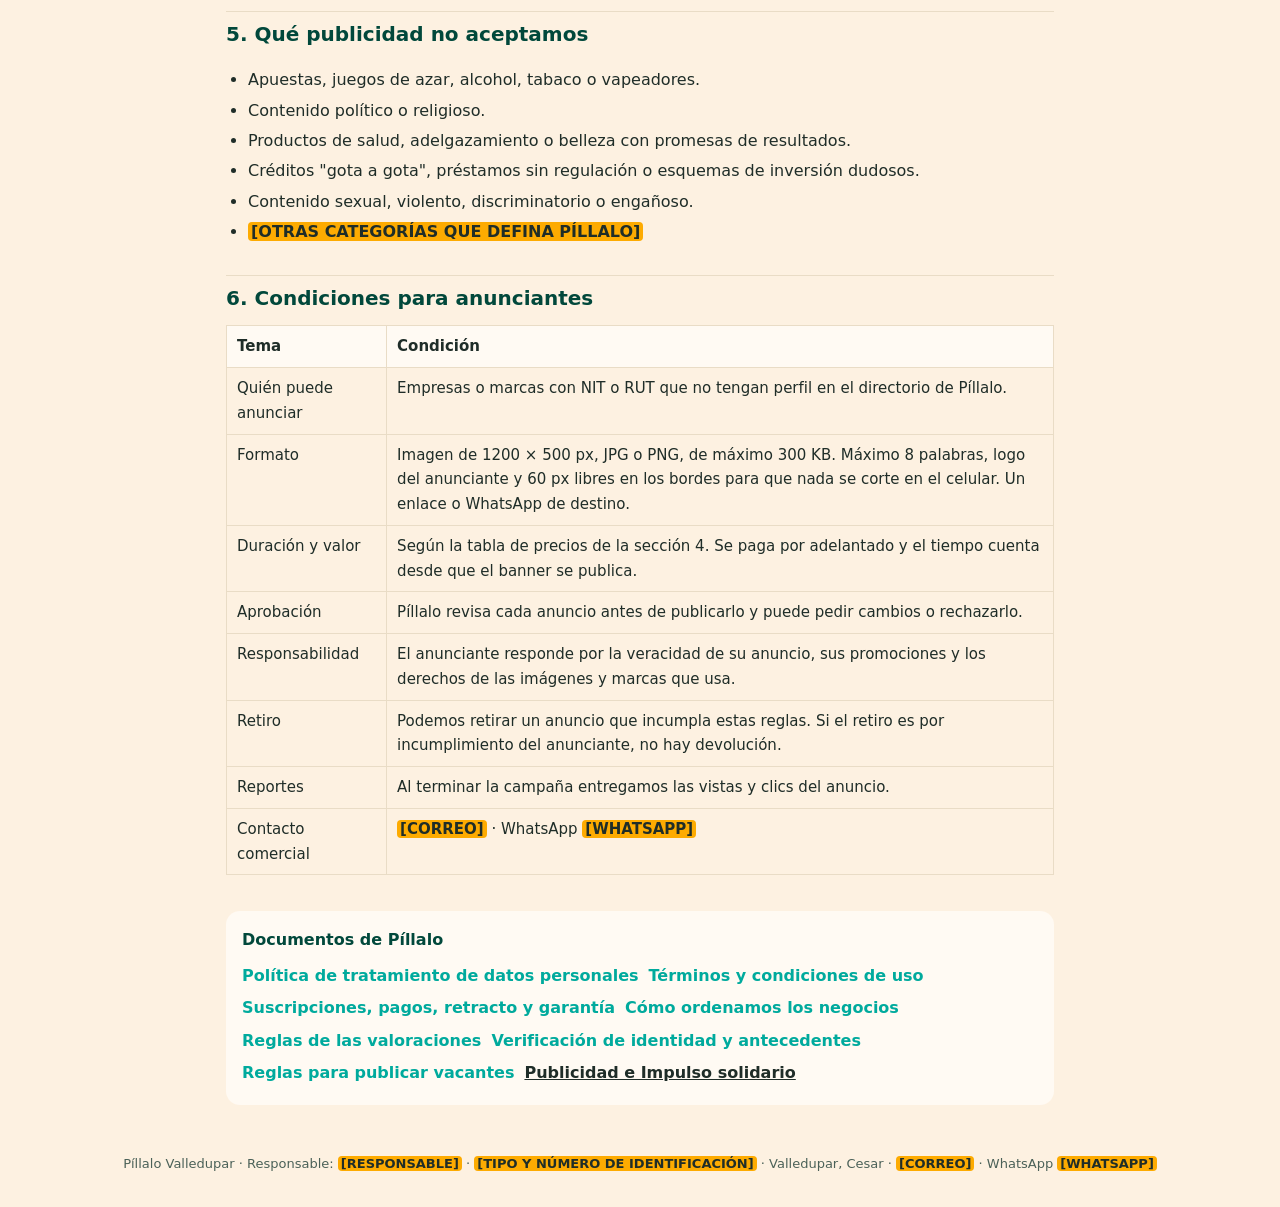
<file: legal/publicidad.html>
<!doctype html>
<html lang="es"><head><meta charset="utf-8"><meta name="viewport" content="width=device-width,initial-scale=1">
<title>Publicidad e Impulso solidario · Píllalo</title><meta name="description" content="Publicidad e Impulso solidario de Píllalo Valledupar">
<style>
:root{--beige:#FDF1E1;--verde:#01483B;--turq:#00AA9D;--most:#FDAB01;--txt:#1f2d28;--sub:#4b6158;--card:#fffaf3;--line:#e9dcc6}
@media (prefers-color-scheme:dark){:root:not([data-theme="light"]){--beige:#0f1d19;--card:#16271f;--txt:#eef4f1;--sub:#a9bdb4;--line:#27403a;--verde:#7fd6c2}}
*{box-sizing:border-box}html{-webkit-text-size-adjust:100%}
body{margin:0;background:var(--beige);color:var(--txt);font:16px/1.65 system-ui,-apple-system,"Segoe UI",Roboto,sans-serif}
header{background:#01483B;color:#fff;padding:14px 16px}
header .in{max-width:860px;margin:0 auto;display:flex;align-items:center;gap:12px}
header img{width:40px;height:40px;border-radius:12px;background:#FDF1E1;padding:3px}
header a{color:#fff;text-decoration:none;font-weight:800;font-size:18px}
header small{display:block;font-weight:500;opacity:.8;font-size:12px}
main{max-width:860px;margin:0 auto;padding:24px 16px 48px}
h1{color:var(--verde);font-size:28px;line-height:1.2;margin:4px 0 6px}
.vig{color:var(--sub);font-size:14px;margin:0 0 20px}
.lead{background:var(--card);border-left:5px solid var(--turq);padding:14px 16px;border-radius:12px;margin:0 0 22px}
h2{color:var(--verde);font-size:20px;margin:30px 0 8px;padding-top:6px;border-top:1px solid var(--line)}
h3{font-size:16px;margin:18px 0 4px}
ul,ol{padding-left:22px}li{margin:4px 0}
table{width:100%;border-collapse:collapse;margin:10px 0;font-size:15px;display:block;overflow-x:auto}
th,td{border:1px solid var(--line);padding:8px 10px;text-align:left;vertical-align:top}
th{background:var(--card)}
mark{background:#FDAB01;color:#1f2d28;padding:0 3px;border-radius:4px;font-weight:700}
.nota{font-size:14px;color:var(--sub)}
nav.legal{margin-top:36px;padding:16px;background:var(--card);border-radius:14px}
nav.legal b{display:block;margin-bottom:6px;color:var(--verde)}
nav.legal a{display:inline-block;margin:3px 10px 3px 0;color:var(--turq);font-weight:600;text-decoration:none}
nav.legal a[aria-current]{color:var(--txt);text-decoration:underline}
footer{text-align:center;font-size:13px;color:var(--sub);padding:0 16px 32px}
a{color:var(--turq)}
</style></head><body>
<header><div class="in"><img src="../pillalo/assets/pillalo-face-logo.png" alt=""><a href="../index.html">Píllalo Valledupar<small>Volver al directorio</small></a></div></header>
<main><h1>Publicidad e Impulso solidario</h1><p class="vig">Vigente desde: <mark>[FECHA DE VIGENCIA]</mark> · Versión 1.0</p>

<p class="lead">En Píllalo hay dos tipos de banner y siempre están marcados: <b>"Impulso solidario"</b>, gratis para los perfiles registrados con menos visibilidad, y <b>"Publicidad"</b>, pagada solo por empresas externas que no están registradas en el directorio.</p>

<h2>1. Banners de Impulso solidario</h2>
<ul>
<li>Son gratis.</li>
<li>Se asignan automáticamente a los negocios y personas registrados con menos vistas y contactos en los últimos 30 días.</li>
<li>Rotan para que todos tengan su turno.</li>
<li>No se pueden comprar ni pedir.</li>
</ul>

<h2>2. Banners de Publicidad</h2>
<ul>
<li>Solo pueden anunciar empresas que <b>no</b> tengan perfil en el directorio. Así ningún negocio registrado compra visibilidad frente a los demás.</li>
<li>Siempre llevan la etiqueta visible "Publicidad".</li>
<li>Nunca cambian el orden del directorio ni ocupan todos los espacios: siempre habrá al menos 2 banners de Impulso solidario.</li>
<li>Los anunciantes no reciben datos personales de los visitantes. Solo reciben cifras totales de vistas y clics de su anuncio.</li>
</ul>

<h2>3. Cómo funcionan los banners</h2>
<ul>
<li>Los banners van en un <b>carrusel</b>: una franja en la parte de arriba de la página donde los anuncios van pasando solos, uno cada 5 segundos.</li>
<li>El carrusel tiene entre 4 y 8 espacios. Por ejemplo, con 6 espacios muestra el 1, el 2, el 3… hasta el 6, y vuelve a empezar.</li>
<li>Píllalo decide cuántos espacios son de Publicidad, pero siempre deja al menos 2 de Impulso solidario para los emprendedores. El carrusel nunca queda ocupado solo por Publicidad.</li>
<li>Un banner pagado aparece <b>todos los días, las 24 horas, durante el tiempo contratado</b>. No se queda fijo: va rotando con los demás. Con 6 espacios, aparece 1 de cada 6 veces.</li>
<li>Una persona que se queda 30 segundos en la página ve pasar todos los banners.</li>
</ul>

<h2>4. Precios de los banners</h2>
<table>
<tr><th>Etapa</th><th>Precio por banner</th><th>Por qué</th></tr>
<tr><td>Semana de prueba</td><td>$25.000 por 7 días</td><td>Para que la empresa pruebe sin arriesgar mucho.</td></tr>
<tr><td>Lanzamiento (primeros 3 meses de Píllalo)</td><td>$80.000 al mes</td><td>Precio de entrada mientras Píllalo crece. Al final de cada mes le entregamos al anunciante cuántas personas vieron y tocaron su banner.</td></tr>
<tr><td>Después de los 3 primeros meses</td><td>Según las visitas reales</td><td>Con las cifras de visitas en la mano se fija el nuevo precio. Si Píllalo tiene muchas visitas al mes, $150.000 o más es justificable.</td></tr>
</table>
<p class="nota">Las empresas registradas en el directorio no pueden comprar banners.</p>

<h2>5. Qué publicidad no aceptamos</h2>
<ul>
<li>Apuestas, juegos de azar, alcohol, tabaco o vapeadores.</li>
<li>Contenido político o religioso.</li>
<li>Productos de salud, adelgazamiento o belleza con promesas de resultados.</li>
<li>Créditos "gota a gota", préstamos sin regulación o esquemas de inversión dudosos.</li>
<li>Contenido sexual, violento, discriminatorio o engañoso.</li>
<li><mark>[OTRAS CATEGORÍAS QUE DEFINA PÍLLALO]</mark></li>
</ul>

<h2>6. Condiciones para anunciantes</h2>
<table>
<tr><th>Tema</th><th>Condición</th></tr>
<tr><td>Quién puede anunciar</td><td>Empresas o marcas con NIT o RUT que no tengan perfil en el directorio de Píllalo.</td></tr>
<tr><td>Formato</td><td>Imagen de 1200 × 500 px, JPG o PNG, de máximo 300 KB. Máximo 8 palabras, logo del anunciante y 60 px libres en los bordes para que nada se corte en el celular. Un enlace o WhatsApp de destino.</td></tr>
<tr><td>Duración y valor</td><td>Según la tabla de precios de la sección 4. Se paga por adelantado y el tiempo cuenta desde que el banner se publica.</td></tr>
<tr><td>Aprobación</td><td>Píllalo revisa cada anuncio antes de publicarlo y puede pedir cambios o rechazarlo.</td></tr>
<tr><td>Responsabilidad</td><td>El anunciante responde por la veracidad de su anuncio, sus promociones y los derechos de las imágenes y marcas que usa.</td></tr>
<tr><td>Retiro</td><td>Podemos retirar un anuncio que incumpla estas reglas. Si el retiro es por incumplimiento del anunciante, no hay devolución.</td></tr>
<tr><td>Reportes</td><td>Al terminar la campaña entregamos las vistas y clics del anuncio.</td></tr>
<tr><td>Contacto comercial</td><td><mark>[CORREO]</mark> · WhatsApp <mark>[WHATSAPP]</mark></td></tr>
</table>

<nav class="legal" aria-label="Documentos legales"><b>Documentos de Píllalo</b><a href="politica-de-datos.html">Política de tratamiento de datos personales</a><a href="terminos-y-condiciones.html">Términos y condiciones de uso</a><a href="suscripciones-y-pagos.html">Suscripciones, pagos, retracto y garantía</a><a href="como-ordenamos.html">Cómo ordenamos los negocios</a><a href="valoraciones.html">Reglas de las valoraciones</a><a href="verificacion.html">Verificación de identidad y antecedentes</a><a href="vacantes.html">Reglas para publicar vacantes</a><a href="publicidad.html" aria-current="page">Publicidad e Impulso solidario</a></nav></main>
<footer>Píllalo Valledupar · Responsable: <mark>[RESPONSABLE]</mark> · <mark>[TIPO Y NÚMERO DE IDENTIFICACIÓN]</mark> · Valledupar, Cesar · <mark>[CORREO]</mark> · WhatsApp <mark>[WHATSAPP]</mark></footer>
</body></html>
</file>
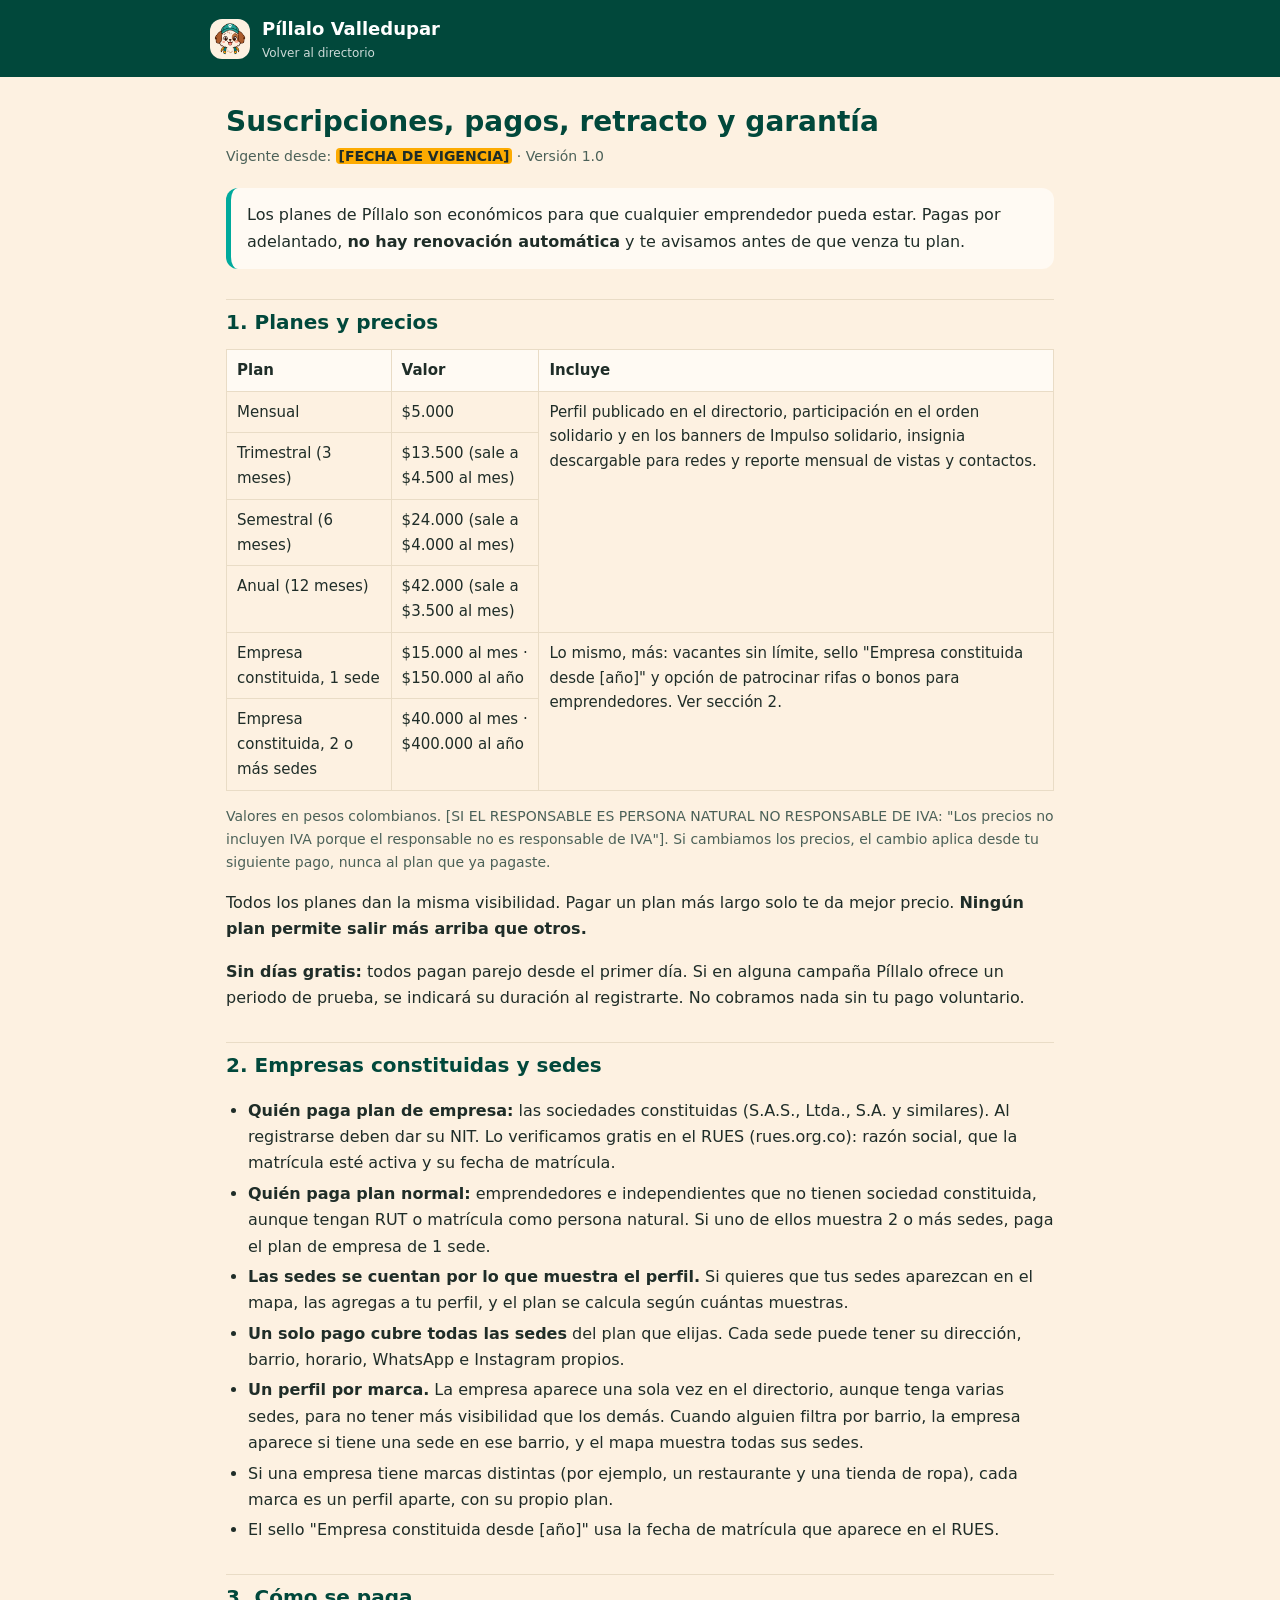
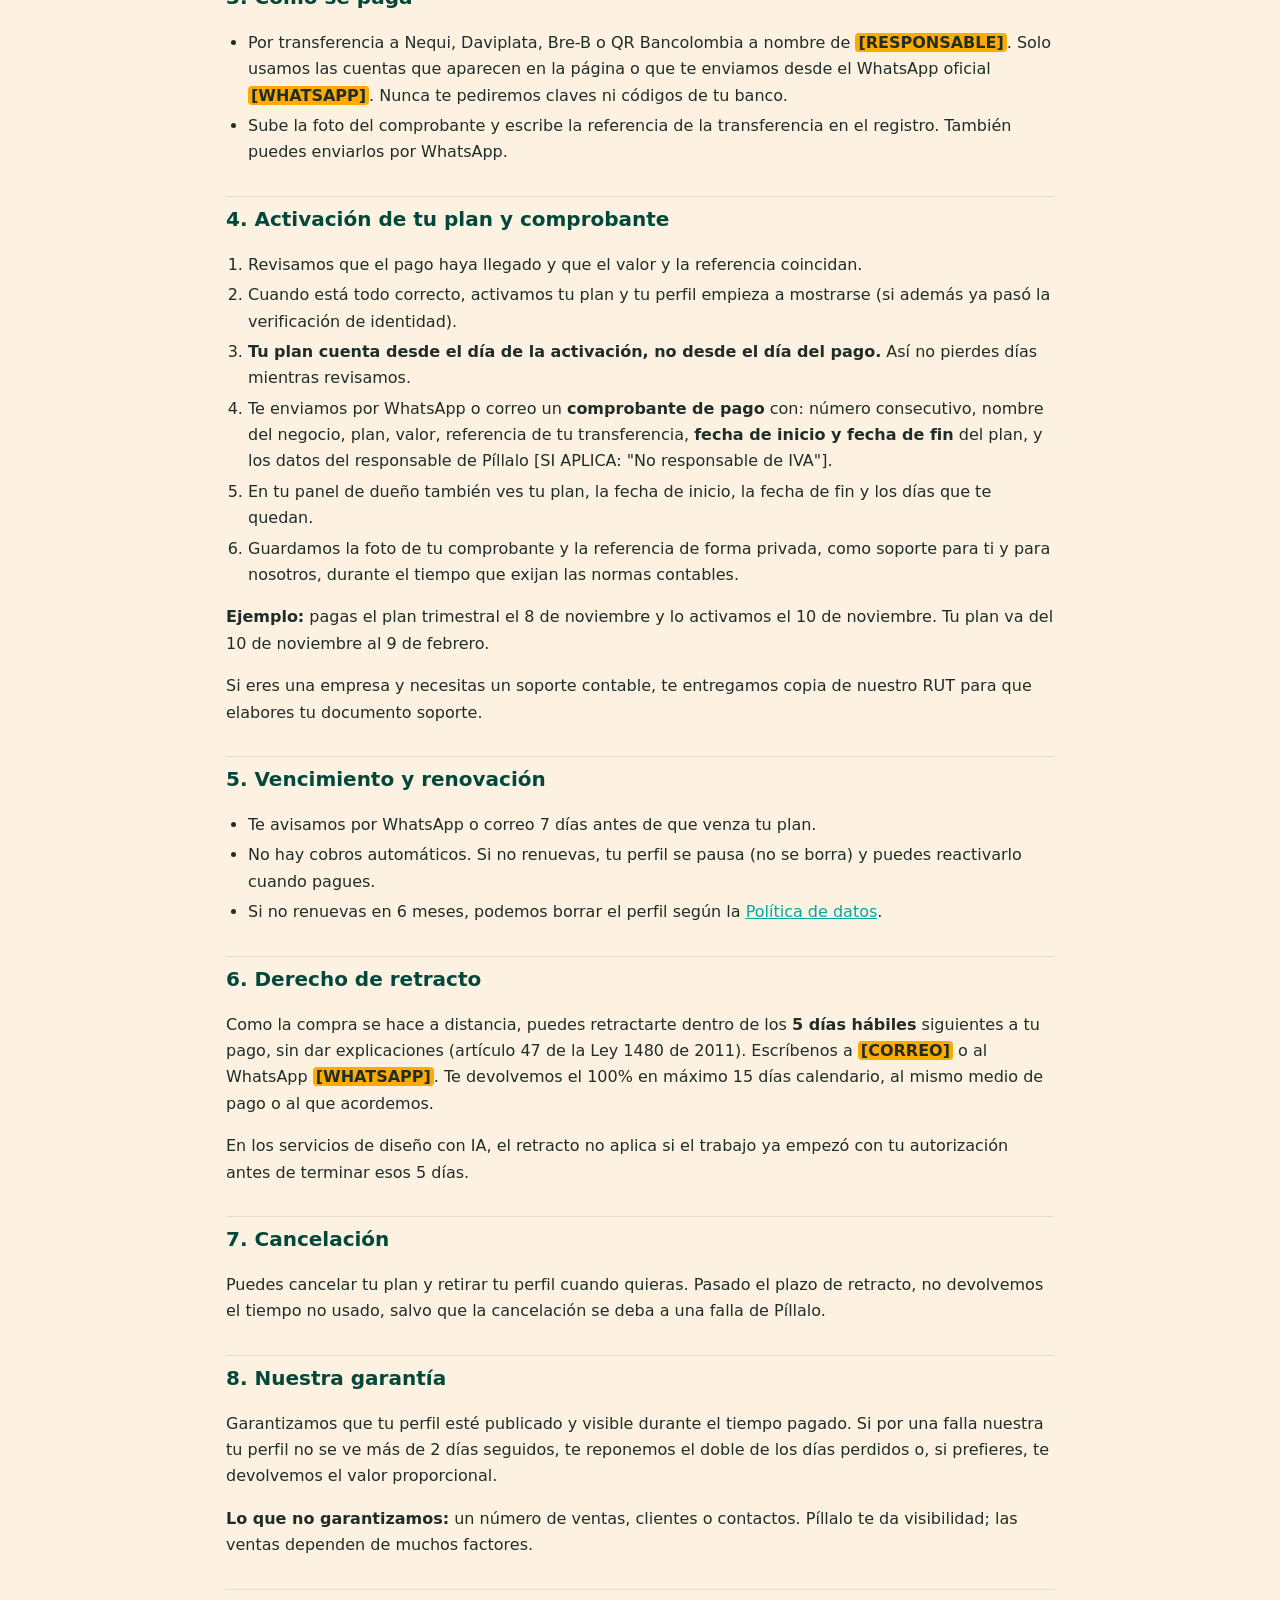
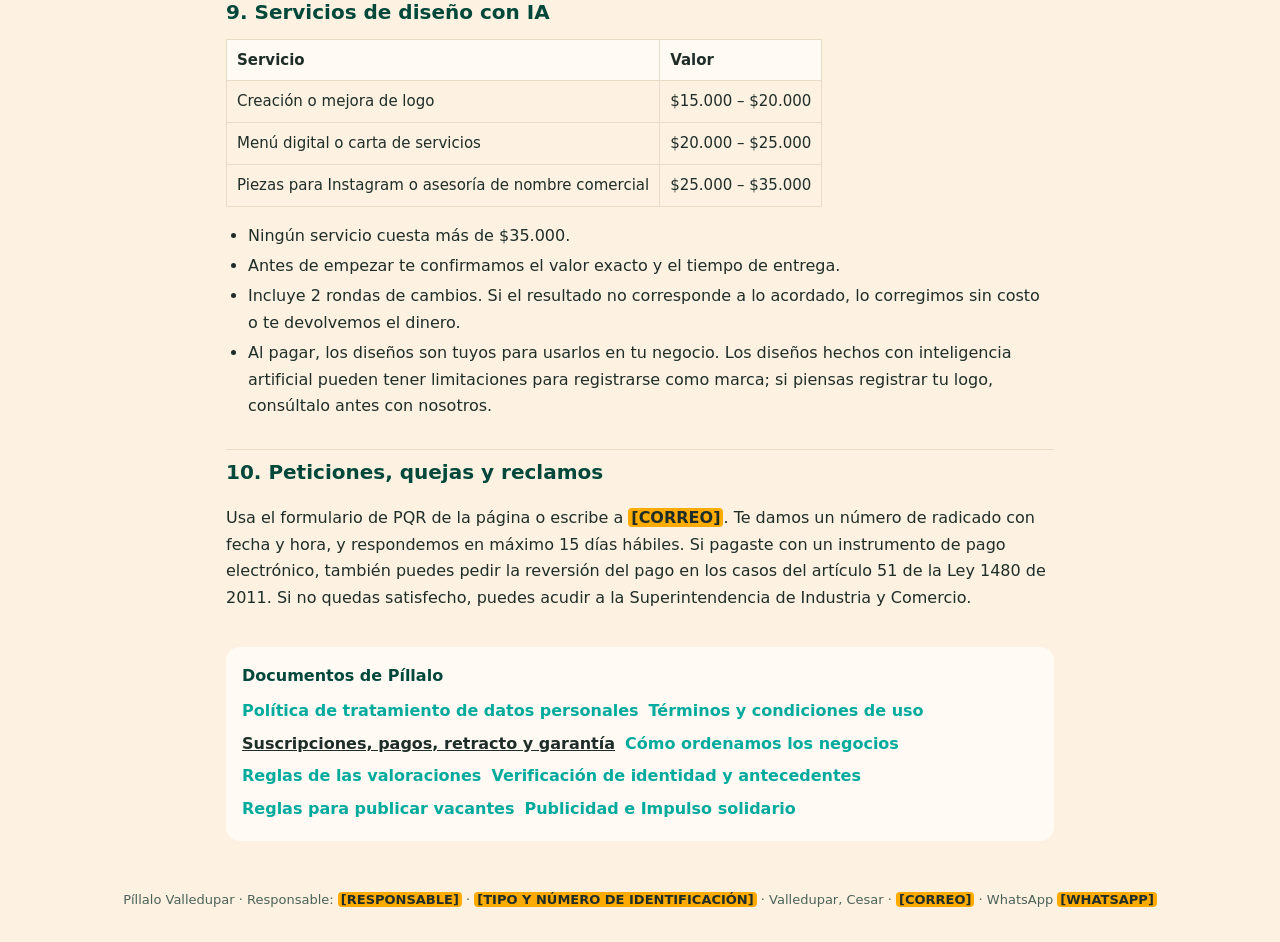
<file: legal/suscripciones-y-pagos.html>
<!doctype html>
<html lang="es"><head><meta charset="utf-8"><meta name="viewport" content="width=device-width,initial-scale=1">
<title>Suscripciones, pagos, retracto y garantía · Píllalo</title><meta name="description" content="Suscripciones, pagos, retracto y garantía de Píllalo Valledupar">
<style>
:root{--beige:#FDF1E1;--verde:#01483B;--turq:#00AA9D;--most:#FDAB01;--txt:#1f2d28;--sub:#4b6158;--card:#fffaf3;--line:#e9dcc6}
@media (prefers-color-scheme:dark){:root:not([data-theme="light"]){--beige:#0f1d19;--card:#16271f;--txt:#eef4f1;--sub:#a9bdb4;--line:#27403a;--verde:#7fd6c2}}
*{box-sizing:border-box}html{-webkit-text-size-adjust:100%}
body{margin:0;background:var(--beige);color:var(--txt);font:16px/1.65 system-ui,-apple-system,"Segoe UI",Roboto,sans-serif}
header{background:#01483B;color:#fff;padding:14px 16px}
header .in{max-width:860px;margin:0 auto;display:flex;align-items:center;gap:12px}
header img{width:40px;height:40px;border-radius:12px;background:#FDF1E1;padding:3px}
header a{color:#fff;text-decoration:none;font-weight:800;font-size:18px}
header small{display:block;font-weight:500;opacity:.8;font-size:12px}
main{max-width:860px;margin:0 auto;padding:24px 16px 48px}
h1{color:var(--verde);font-size:28px;line-height:1.2;margin:4px 0 6px}
.vig{color:var(--sub);font-size:14px;margin:0 0 20px}
.lead{background:var(--card);border-left:5px solid var(--turq);padding:14px 16px;border-radius:12px;margin:0 0 22px}
h2{color:var(--verde);font-size:20px;margin:30px 0 8px;padding-top:6px;border-top:1px solid var(--line)}
h3{font-size:16px;margin:18px 0 4px}
ul,ol{padding-left:22px}li{margin:4px 0}
table{width:100%;border-collapse:collapse;margin:10px 0;font-size:15px;display:block;overflow-x:auto}
th,td{border:1px solid var(--line);padding:8px 10px;text-align:left;vertical-align:top}
th{background:var(--card)}
mark{background:#FDAB01;color:#1f2d28;padding:0 3px;border-radius:4px;font-weight:700}
.nota{font-size:14px;color:var(--sub)}
nav.legal{margin-top:36px;padding:16px;background:var(--card);border-radius:14px}
nav.legal b{display:block;margin-bottom:6px;color:var(--verde)}
nav.legal a{display:inline-block;margin:3px 10px 3px 0;color:var(--turq);font-weight:600;text-decoration:none}
nav.legal a[aria-current]{color:var(--txt);text-decoration:underline}
footer{text-align:center;font-size:13px;color:var(--sub);padding:0 16px 32px}
a{color:var(--turq)}
</style></head><body>
<header><div class="in"><img src="../pillalo/assets/pillalo-face-logo.png" alt=""><a href="../index.html">Píllalo Valledupar<small>Volver al directorio</small></a></div></header>
<main><h1>Suscripciones, pagos, retracto y garantía</h1><p class="vig">Vigente desde: <mark>[FECHA DE VIGENCIA]</mark> · Versión 1.0</p>

<p class="lead">Los planes de Píllalo son económicos para que cualquier emprendedor pueda estar. Pagas por adelantado, <b>no hay renovación automática</b> y te avisamos antes de que venza tu plan.</p>

<h2>1. Planes y precios</h2>
<table>
<tr><th>Plan</th><th>Valor</th><th>Incluye</th></tr>
<tr><td>Mensual</td><td>$5.000</td><td rowspan="4">Perfil publicado en el directorio, participación en el orden solidario y en los banners de Impulso solidario, insignia descargable para redes y reporte mensual de vistas y contactos.</td></tr>
<tr><td>Trimestral (3 meses)</td><td>$13.500 (sale a $4.500 al mes)</td></tr>
<tr><td>Semestral (6 meses)</td><td>$24.000 (sale a $4.000 al mes)</td></tr>
<tr><td>Anual (12 meses)</td><td>$42.000 (sale a $3.500 al mes)</td></tr>
<tr><td>Empresa constituida, 1 sede</td><td>$15.000 al mes · $150.000 al año</td><td rowspan="2">Lo mismo, más: vacantes sin límite, sello "Empresa constituida desde [año]" y opción de patrocinar rifas o bonos para emprendedores. Ver sección 2.</td></tr>
<tr><td>Empresa constituida, 2 o más sedes</td><td>$40.000 al mes · $400.000 al año</td></tr>
</table>
<p class="nota">Valores en pesos colombianos. [SI EL RESPONSABLE ES PERSONA NATURAL NO RESPONSABLE DE IVA: "Los precios no incluyen IVA porque el responsable no es responsable de IVA"]. Si cambiamos los precios, el cambio aplica desde tu siguiente pago, nunca al plan que ya pagaste.</p>
<p>Todos los planes dan la misma visibilidad. Pagar un plan más largo solo te da mejor precio. <b>Ningún plan permite salir más arriba que otros.</b></p>
<p><b>Sin días gratis:</b> todos pagan parejo desde el primer día. Si en alguna campaña Píllalo ofrece un periodo de prueba, se indicará su duración al registrarte. No cobramos nada sin tu pago voluntario.</p>

<h2>2. Empresas constituidas y sedes</h2>
<ul>
<li><b>Quién paga plan de empresa:</b> las sociedades constituidas (S.A.S., Ltda., S.A. y similares). Al registrarse deben dar su NIT. Lo verificamos gratis en el RUES (rues.org.co): razón social, que la matrícula esté activa y su fecha de matrícula.</li>
<li><b>Quién paga plan normal:</b> emprendedores e independientes que no tienen sociedad constituida, aunque tengan RUT o matrícula como persona natural. Si uno de ellos muestra 2 o más sedes, paga el plan de empresa de 1 sede.</li>
<li><b>Las sedes se cuentan por lo que muestra el perfil.</b> Si quieres que tus sedes aparezcan en el mapa, las agregas a tu perfil, y el plan se calcula según cuántas muestras.</li>
<li><b>Un solo pago cubre todas las sedes</b> del plan que elijas. Cada sede puede tener su dirección, barrio, horario, WhatsApp e Instagram propios.</li>
<li><b>Un perfil por marca.</b> La empresa aparece una sola vez en el directorio, aunque tenga varias sedes, para no tener más visibilidad que los demás. Cuando alguien filtra por barrio, la empresa aparece si tiene una sede en ese barrio, y el mapa muestra todas sus sedes.</li>
<li>Si una empresa tiene marcas distintas (por ejemplo, un restaurante y una tienda de ropa), cada marca es un perfil aparte, con su propio plan.</li>
<li>El sello "Empresa constituida desde [año]" usa la fecha de matrícula que aparece en el RUES.</li>
</ul>

<h2>3. Cómo se paga</h2>
<ul>
<li>Por transferencia a Nequi, Daviplata, Bre-B o QR Bancolombia a nombre de <mark>[RESPONSABLE]</mark>. Solo usamos las cuentas que aparecen en la página o que te enviamos desde el WhatsApp oficial <mark>[WHATSAPP]</mark>. Nunca te pediremos claves ni códigos de tu banco.</li>
<li>Sube la foto del comprobante y escribe la referencia de la transferencia en el registro. También puedes enviarlos por WhatsApp.</li>
</ul>

<h2>4. Activación de tu plan y comprobante</h2>
<ol>
<li>Revisamos que el pago haya llegado y que el valor y la referencia coincidan.</li>
<li>Cuando está todo correcto, activamos tu plan y tu perfil empieza a mostrarse (si además ya pasó la verificación de identidad).</li>
<li><b>Tu plan cuenta desde el día de la activación, no desde el día del pago.</b> Así no pierdes días mientras revisamos.</li>
<li>Te enviamos por WhatsApp o correo un <b>comprobante de pago</b> con: número consecutivo, nombre del negocio, plan, valor, referencia de tu transferencia, <b>fecha de inicio y fecha de fin</b> del plan, y los datos del responsable de Píllalo [SI APLICA: "No responsable de IVA"].</li>
<li>En tu panel de dueño también ves tu plan, la fecha de inicio, la fecha de fin y los días que te quedan.</li>
<li>Guardamos la foto de tu comprobante y la referencia de forma privada, como soporte para ti y para nosotros, durante el tiempo que exijan las normas contables.</li>
</ol>
<p><b>Ejemplo:</b> pagas el plan trimestral el 8 de noviembre y lo activamos el 10 de noviembre. Tu plan va del 10 de noviembre al 9 de febrero.</p>
<p>Si eres una empresa y necesitas un soporte contable, te entregamos copia de nuestro RUT para que elabores tu documento soporte.</p>

<h2>5. Vencimiento y renovación</h2>
<ul>
<li>Te avisamos por WhatsApp o correo 7 días antes de que venza tu plan.</li>
<li>No hay cobros automáticos. Si no renuevas, tu perfil se pausa (no se borra) y puedes reactivarlo cuando pagues.</li>
<li>Si no renuevas en 6 meses, podemos borrar el perfil según la <a href="politica-de-datos.html">Política de datos</a>.</li>
</ul>

<h2>6. Derecho de retracto</h2>
<p>Como la compra se hace a distancia, puedes retractarte dentro de los <b>5 días hábiles</b> siguientes a tu pago, sin dar explicaciones (artículo 47 de la Ley 1480 de 2011). Escríbenos a <mark>[CORREO]</mark> o al WhatsApp <mark>[WHATSAPP]</mark>. Te devolvemos el 100% en máximo 15 días calendario, al mismo medio de pago o al que acordemos.</p>
<p>En los servicios de diseño con IA, el retracto no aplica si el trabajo ya empezó con tu autorización antes de terminar esos 5 días.</p>

<h2>7. Cancelación</h2>
<p>Puedes cancelar tu plan y retirar tu perfil cuando quieras. Pasado el plazo de retracto, no devolvemos el tiempo no usado, salvo que la cancelación se deba a una falla de Píllalo.</p>

<h2>8. Nuestra garantía</h2>
<p>Garantizamos que tu perfil esté publicado y visible durante el tiempo pagado. Si por una falla nuestra tu perfil no se ve más de 2 días seguidos, te reponemos el doble de los días perdidos o, si prefieres, te devolvemos el valor proporcional.</p>
<p><b>Lo que no garantizamos:</b> un número de ventas, clientes o contactos. Píllalo te da visibilidad; las ventas dependen de muchos factores.</p>

<h2>9. Servicios de diseño con IA</h2>
<table>
<tr><th>Servicio</th><th>Valor</th></tr>
<tr><td>Creación o mejora de logo</td><td>$15.000 – $20.000</td></tr>
<tr><td>Menú digital o carta de servicios</td><td>$20.000 – $25.000</td></tr>
<tr><td>Piezas para Instagram o asesoría de nombre comercial</td><td>$25.000 – $35.000</td></tr>
</table>
<ul>
<li>Ningún servicio cuesta más de $35.000.</li>
<li>Antes de empezar te confirmamos el valor exacto y el tiempo de entrega.</li>
<li>Incluye 2 rondas de cambios. Si el resultado no corresponde a lo acordado, lo corregimos sin costo o te devolvemos el dinero.</li>
<li>Al pagar, los diseños son tuyos para usarlos en tu negocio. Los diseños hechos con inteligencia artificial pueden tener limitaciones para registrarse como marca; si piensas registrar tu logo, consúltalo antes con nosotros.</li>
</ul>

<h2>10. Peticiones, quejas y reclamos</h2>
<p>Usa el formulario de PQR de la página o escribe a <mark>[CORREO]</mark>. Te damos un número de radicado con fecha y hora, y respondemos en máximo 15 días hábiles. Si pagaste con un instrumento de pago electrónico, también puedes pedir la reversión del pago en los casos del artículo 51 de la Ley 1480 de 2011. Si no quedas satisfecho, puedes acudir a la Superintendencia de Industria y Comercio.</p>

<nav class="legal" aria-label="Documentos legales"><b>Documentos de Píllalo</b><a href="politica-de-datos.html">Política de tratamiento de datos personales</a><a href="terminos-y-condiciones.html">Términos y condiciones de uso</a><a href="suscripciones-y-pagos.html" aria-current="page">Suscripciones, pagos, retracto y garantía</a><a href="como-ordenamos.html">Cómo ordenamos los negocios</a><a href="valoraciones.html">Reglas de las valoraciones</a><a href="verificacion.html">Verificación de identidad y antecedentes</a><a href="vacantes.html">Reglas para publicar vacantes</a><a href="publicidad.html">Publicidad e Impulso solidario</a></nav></main>
<footer>Píllalo Valledupar · Responsable: <mark>[RESPONSABLE]</mark> · <mark>[TIPO Y NÚMERO DE IDENTIFICACIÓN]</mark> · Valledupar, Cesar · <mark>[CORREO]</mark> · WhatsApp <mark>[WHATSAPP]</mark></footer>
</body></html>
</file>
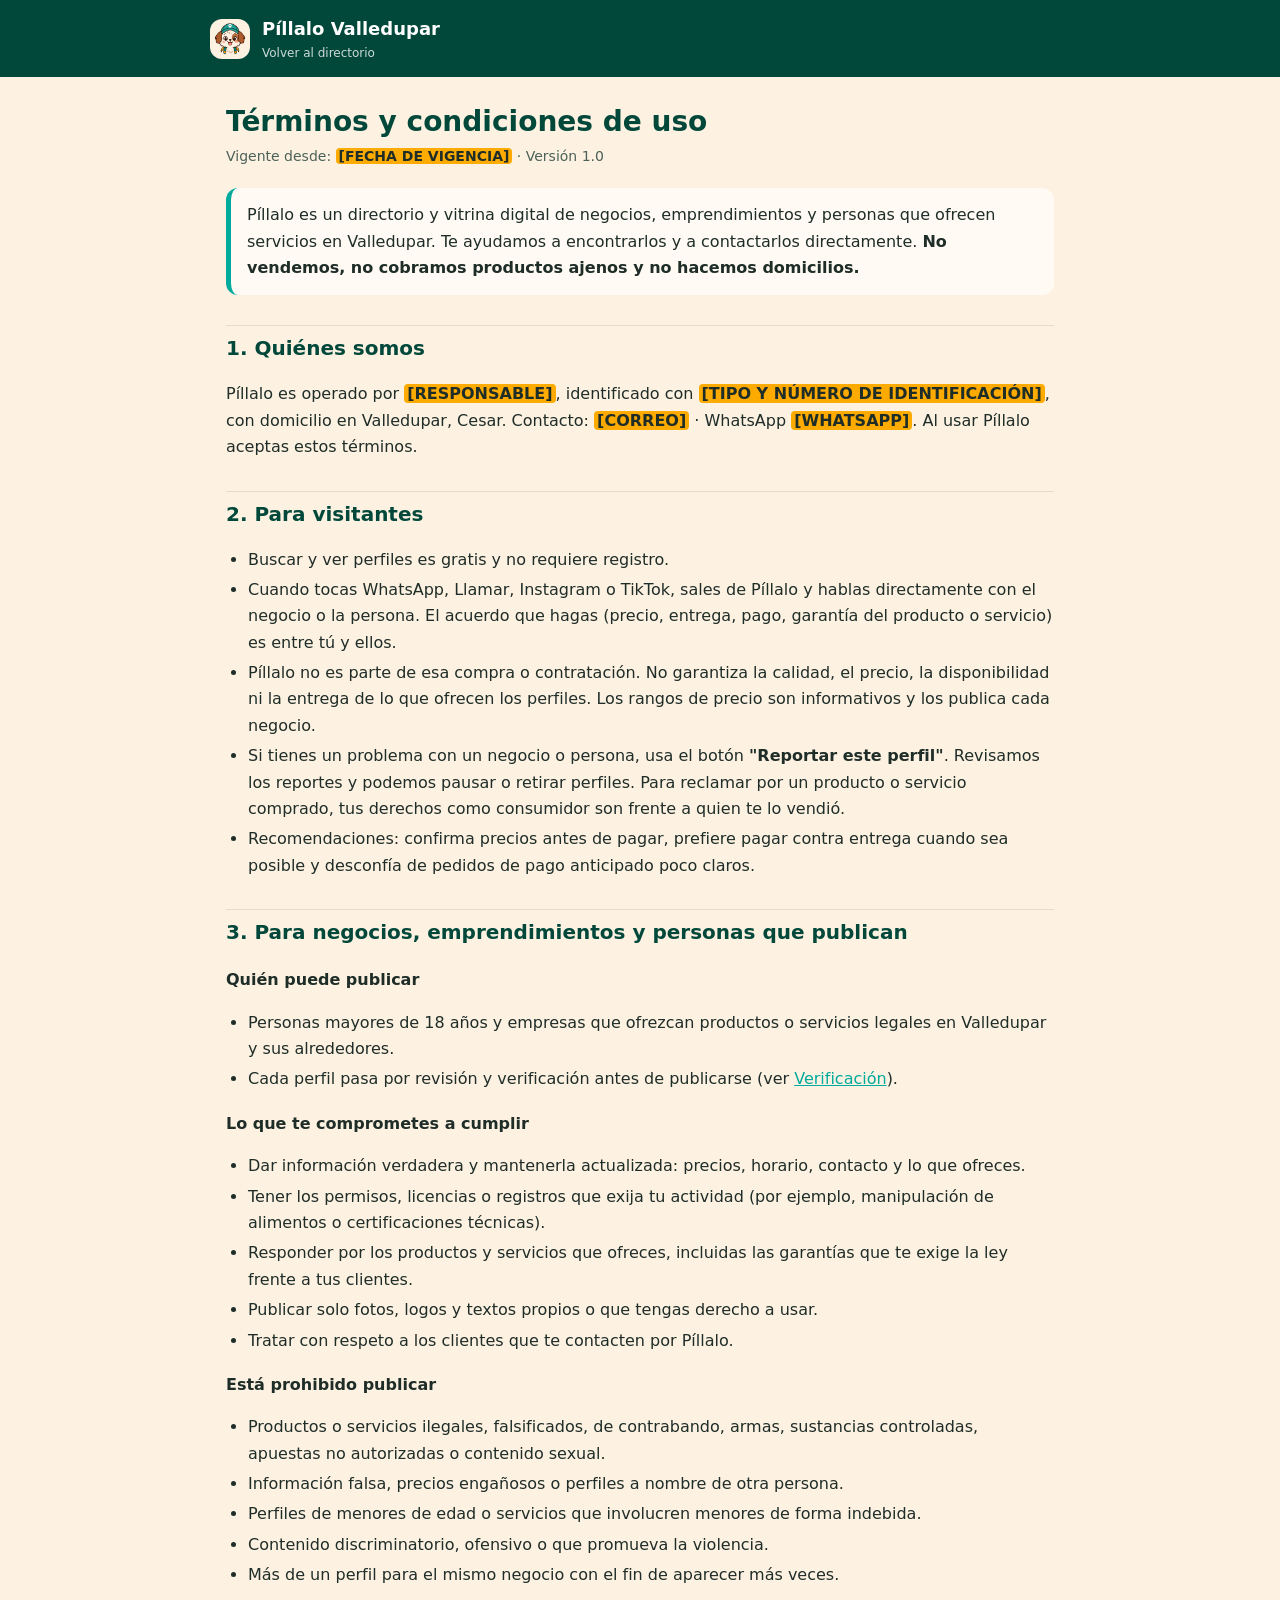
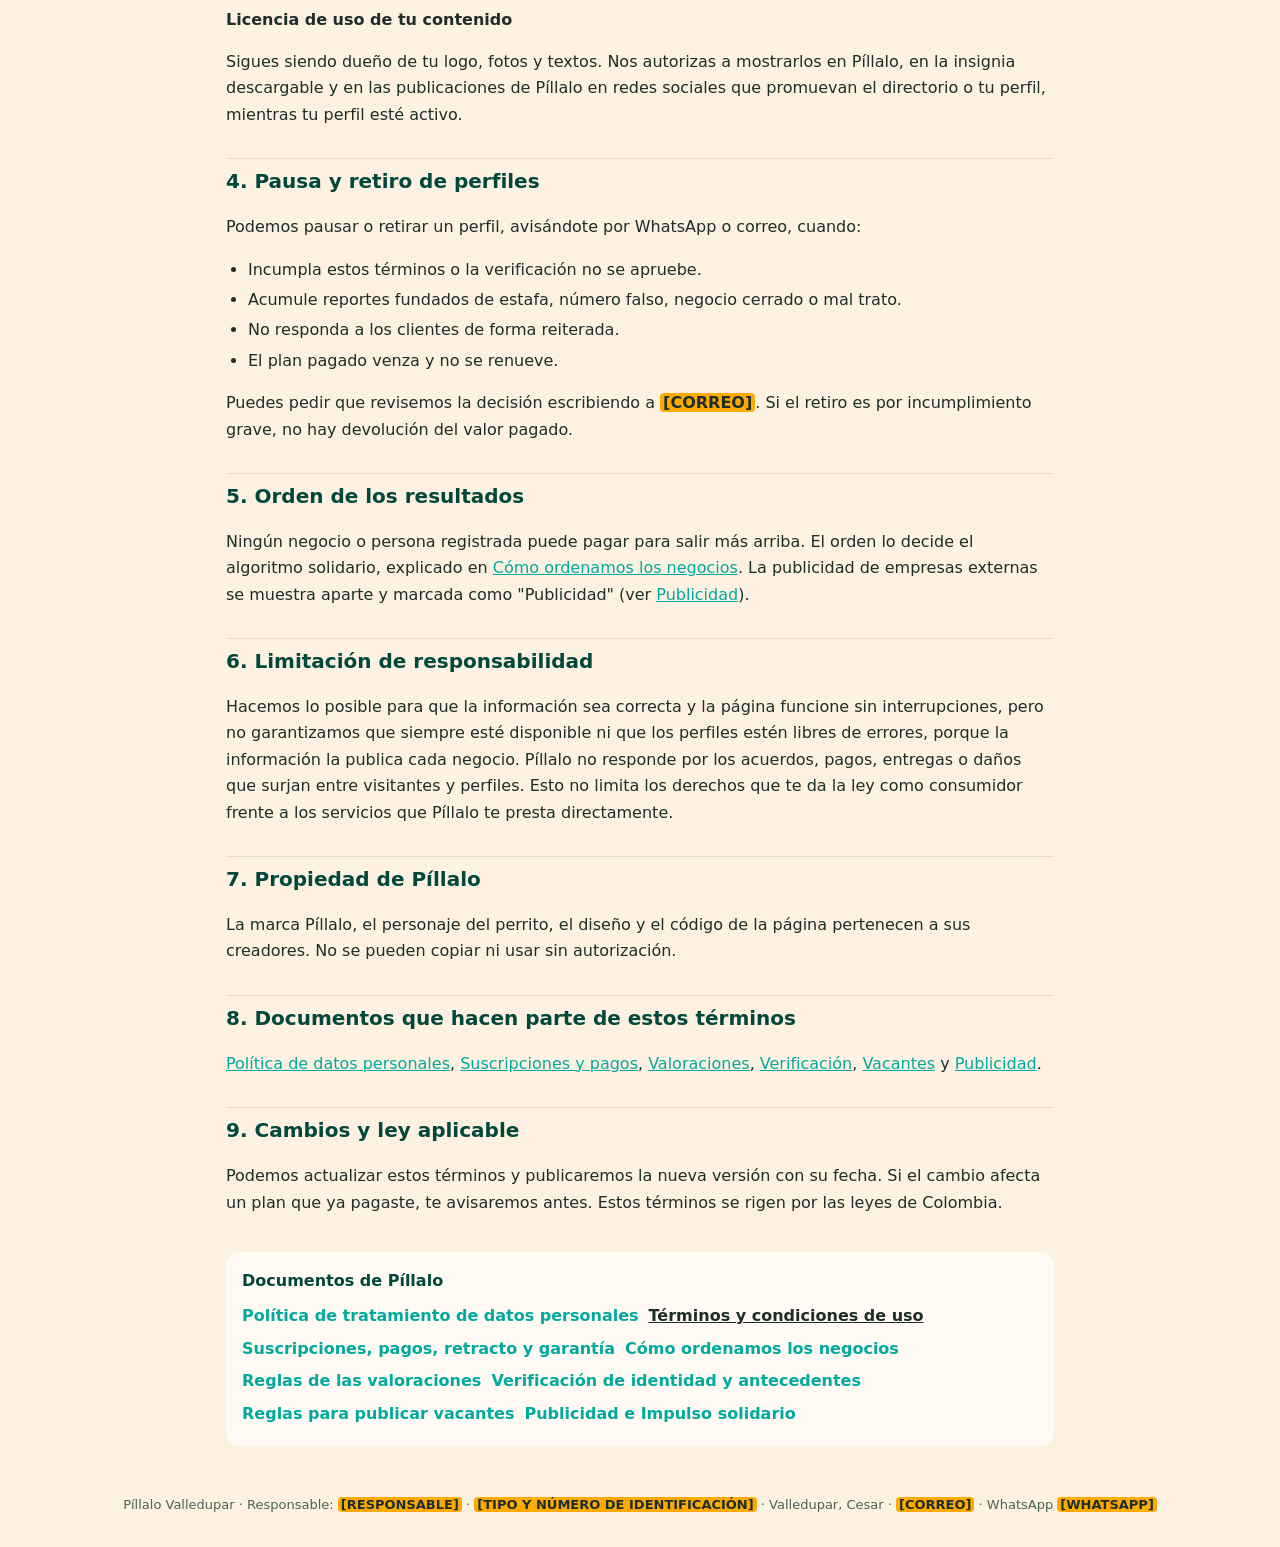
<file: legal/terminos-y-condiciones.html>
<!doctype html>
<html lang="es"><head><meta charset="utf-8"><meta name="viewport" content="width=device-width,initial-scale=1">
<title>Términos y condiciones de uso · Píllalo</title><meta name="description" content="Términos y condiciones de uso de Píllalo Valledupar">
<style>
:root{--beige:#FDF1E1;--verde:#01483B;--turq:#00AA9D;--most:#FDAB01;--txt:#1f2d28;--sub:#4b6158;--card:#fffaf3;--line:#e9dcc6}
@media (prefers-color-scheme:dark){:root:not([data-theme="light"]){--beige:#0f1d19;--card:#16271f;--txt:#eef4f1;--sub:#a9bdb4;--line:#27403a;--verde:#7fd6c2}}
*{box-sizing:border-box}html{-webkit-text-size-adjust:100%}
body{margin:0;background:var(--beige);color:var(--txt);font:16px/1.65 system-ui,-apple-system,"Segoe UI",Roboto,sans-serif}
header{background:#01483B;color:#fff;padding:14px 16px}
header .in{max-width:860px;margin:0 auto;display:flex;align-items:center;gap:12px}
header img{width:40px;height:40px;border-radius:12px;background:#FDF1E1;padding:3px}
header a{color:#fff;text-decoration:none;font-weight:800;font-size:18px}
header small{display:block;font-weight:500;opacity:.8;font-size:12px}
main{max-width:860px;margin:0 auto;padding:24px 16px 48px}
h1{color:var(--verde);font-size:28px;line-height:1.2;margin:4px 0 6px}
.vig{color:var(--sub);font-size:14px;margin:0 0 20px}
.lead{background:var(--card);border-left:5px solid var(--turq);padding:14px 16px;border-radius:12px;margin:0 0 22px}
h2{color:var(--verde);font-size:20px;margin:30px 0 8px;padding-top:6px;border-top:1px solid var(--line)}
h3{font-size:16px;margin:18px 0 4px}
ul,ol{padding-left:22px}li{margin:4px 0}
table{width:100%;border-collapse:collapse;margin:10px 0;font-size:15px;display:block;overflow-x:auto}
th,td{border:1px solid var(--line);padding:8px 10px;text-align:left;vertical-align:top}
th{background:var(--card)}
mark{background:#FDAB01;color:#1f2d28;padding:0 3px;border-radius:4px;font-weight:700}
.nota{font-size:14px;color:var(--sub)}
nav.legal{margin-top:36px;padding:16px;background:var(--card);border-radius:14px}
nav.legal b{display:block;margin-bottom:6px;color:var(--verde)}
nav.legal a{display:inline-block;margin:3px 10px 3px 0;color:var(--turq);font-weight:600;text-decoration:none}
nav.legal a[aria-current]{color:var(--txt);text-decoration:underline}
footer{text-align:center;font-size:13px;color:var(--sub);padding:0 16px 32px}
a{color:var(--turq)}
</style></head><body>
<header><div class="in"><img src="../pillalo/assets/pillalo-face-logo.png" alt=""><a href="../index.html">Píllalo Valledupar<small>Volver al directorio</small></a></div></header>
<main><h1>Términos y condiciones de uso</h1><p class="vig">Vigente desde: <mark>[FECHA DE VIGENCIA]</mark> · Versión 1.0</p>

<p class="lead">Píllalo es un directorio y vitrina digital de negocios, emprendimientos y personas que ofrecen servicios en Valledupar. Te ayudamos a encontrarlos y a contactarlos directamente. <b>No vendemos, no cobramos productos ajenos y no hacemos domicilios.</b></p>

<h2>1. Quiénes somos</h2>
<p>Píllalo es operado por <mark>[RESPONSABLE]</mark>, identificado con <mark>[TIPO Y NÚMERO DE IDENTIFICACIÓN]</mark>, con domicilio en Valledupar, Cesar. Contacto: <mark>[CORREO]</mark> · WhatsApp <mark>[WHATSAPP]</mark>. Al usar Píllalo aceptas estos términos.</p>

<h2>2. Para visitantes</h2>
<ul>
<li>Buscar y ver perfiles es gratis y no requiere registro.</li>
<li>Cuando tocas WhatsApp, Llamar, Instagram o TikTok, sales de Píllalo y hablas directamente con el negocio o la persona. El acuerdo que hagas (precio, entrega, pago, garantía del producto o servicio) es entre tú y ellos.</li>
<li>Píllalo no es parte de esa compra o contratación. No garantiza la calidad, el precio, la disponibilidad ni la entrega de lo que ofrecen los perfiles. Los rangos de precio son informativos y los publica cada negocio.</li>
<li>Si tienes un problema con un negocio o persona, usa el botón <b>"Reportar este perfil"</b>. Revisamos los reportes y podemos pausar o retirar perfiles. Para reclamar por un producto o servicio comprado, tus derechos como consumidor son frente a quien te lo vendió.</li>
<li>Recomendaciones: confirma precios antes de pagar, prefiere pagar contra entrega cuando sea posible y desconfía de pedidos de pago anticipado poco claros.</li>
</ul>

<h2>3. Para negocios, emprendimientos y personas que publican</h2>
<h3>Quién puede publicar</h3>
<ul>
<li>Personas mayores de 18 años y empresas que ofrezcan productos o servicios legales en Valledupar y sus alrededores.</li>
<li>Cada perfil pasa por revisión y verificación antes de publicarse (ver <a href="verificacion.html">Verificación</a>).</li>
</ul>
<h3>Lo que te comprometes a cumplir</h3>
<ul>
<li>Dar información verdadera y mantenerla actualizada: precios, horario, contacto y lo que ofreces.</li>
<li>Tener los permisos, licencias o registros que exija tu actividad (por ejemplo, manipulación de alimentos o certificaciones técnicas).</li>
<li>Responder por los productos y servicios que ofreces, incluidas las garantías que te exige la ley frente a tus clientes.</li>
<li>Publicar solo fotos, logos y textos propios o que tengas derecho a usar.</li>
<li>Tratar con respeto a los clientes que te contacten por Píllalo.</li>
</ul>
<h3>Está prohibido publicar</h3>
<ul>
<li>Productos o servicios ilegales, falsificados, de contrabando, armas, sustancias controladas, apuestas no autorizadas o contenido sexual.</li>
<li>Información falsa, precios engañosos o perfiles a nombre de otra persona.</li>
<li>Perfiles de menores de edad o servicios que involucren menores de forma indebida.</li>
<li>Contenido discriminatorio, ofensivo o que promueva la violencia.</li>
<li>Más de un perfil para el mismo negocio con el fin de aparecer más veces.</li>
</ul>
<h3>Licencia de uso de tu contenido</h3>
<p>Sigues siendo dueño de tu logo, fotos y textos. Nos autorizas a mostrarlos en Píllalo, en la insignia descargable y en las publicaciones de Píllalo en redes sociales que promuevan el directorio o tu perfil, mientras tu perfil esté activo.</p>

<h2>4. Pausa y retiro de perfiles</h2>
<p>Podemos pausar o retirar un perfil, avisándote por WhatsApp o correo, cuando:</p>
<ul>
<li>Incumpla estos términos o la verificación no se apruebe.</li>
<li>Acumule reportes fundados de estafa, número falso, negocio cerrado o mal trato.</li>
<li>No responda a los clientes de forma reiterada.</li>
<li>El plan pagado venza y no se renueve.</li>
</ul>
<p>Puedes pedir que revisemos la decisión escribiendo a <mark>[CORREO]</mark>. Si el retiro es por incumplimiento grave, no hay devolución del valor pagado.</p>

<h2>5. Orden de los resultados</h2>
<p>Ningún negocio o persona registrada puede pagar para salir más arriba. El orden lo decide el algoritmo solidario, explicado en <a href="como-ordenamos.html">Cómo ordenamos los negocios</a>. La publicidad de empresas externas se muestra aparte y marcada como "Publicidad" (ver <a href="publicidad.html">Publicidad</a>).</p>

<h2>6. Limitación de responsabilidad</h2>
<p>Hacemos lo posible para que la información sea correcta y la página funcione sin interrupciones, pero no garantizamos que siempre esté disponible ni que los perfiles estén libres de errores, porque la información la publica cada negocio. Píllalo no responde por los acuerdos, pagos, entregas o daños que surjan entre visitantes y perfiles. Esto no limita los derechos que te da la ley como consumidor frente a los servicios que Píllalo te presta directamente.</p>

<h2>7. Propiedad de Píllalo</h2>
<p>La marca Píllalo, el personaje del perrito, el diseño y el código de la página pertenecen a sus creadores. No se pueden copiar ni usar sin autorización.</p>

<h2>8. Documentos que hacen parte de estos términos</h2>
<p><a href="politica-de-datos.html">Política de datos personales</a>, <a href="suscripciones-y-pagos.html">Suscripciones y pagos</a>, <a href="valoraciones.html">Valoraciones</a>, <a href="verificacion.html">Verificación</a>, <a href="vacantes.html">Vacantes</a> y <a href="publicidad.html">Publicidad</a>.</p>

<h2>9. Cambios y ley aplicable</h2>
<p>Podemos actualizar estos términos y publicaremos la nueva versión con su fecha. Si el cambio afecta un plan que ya pagaste, te avisaremos antes. Estos términos se rigen por las leyes de Colombia.</p>

<nav class="legal" aria-label="Documentos legales"><b>Documentos de Píllalo</b><a href="politica-de-datos.html">Política de tratamiento de datos personales</a><a href="terminos-y-condiciones.html" aria-current="page">Términos y condiciones de uso</a><a href="suscripciones-y-pagos.html">Suscripciones, pagos, retracto y garantía</a><a href="como-ordenamos.html">Cómo ordenamos los negocios</a><a href="valoraciones.html">Reglas de las valoraciones</a><a href="verificacion.html">Verificación de identidad y antecedentes</a><a href="vacantes.html">Reglas para publicar vacantes</a><a href="publicidad.html">Publicidad e Impulso solidario</a></nav></main>
<footer>Píllalo Valledupar · Responsable: <mark>[RESPONSABLE]</mark> · <mark>[TIPO Y NÚMERO DE IDENTIFICACIÓN]</mark> · Valledupar, Cesar · <mark>[CORREO]</mark> · WhatsApp <mark>[WHATSAPP]</mark></footer>
</body></html>
</file>
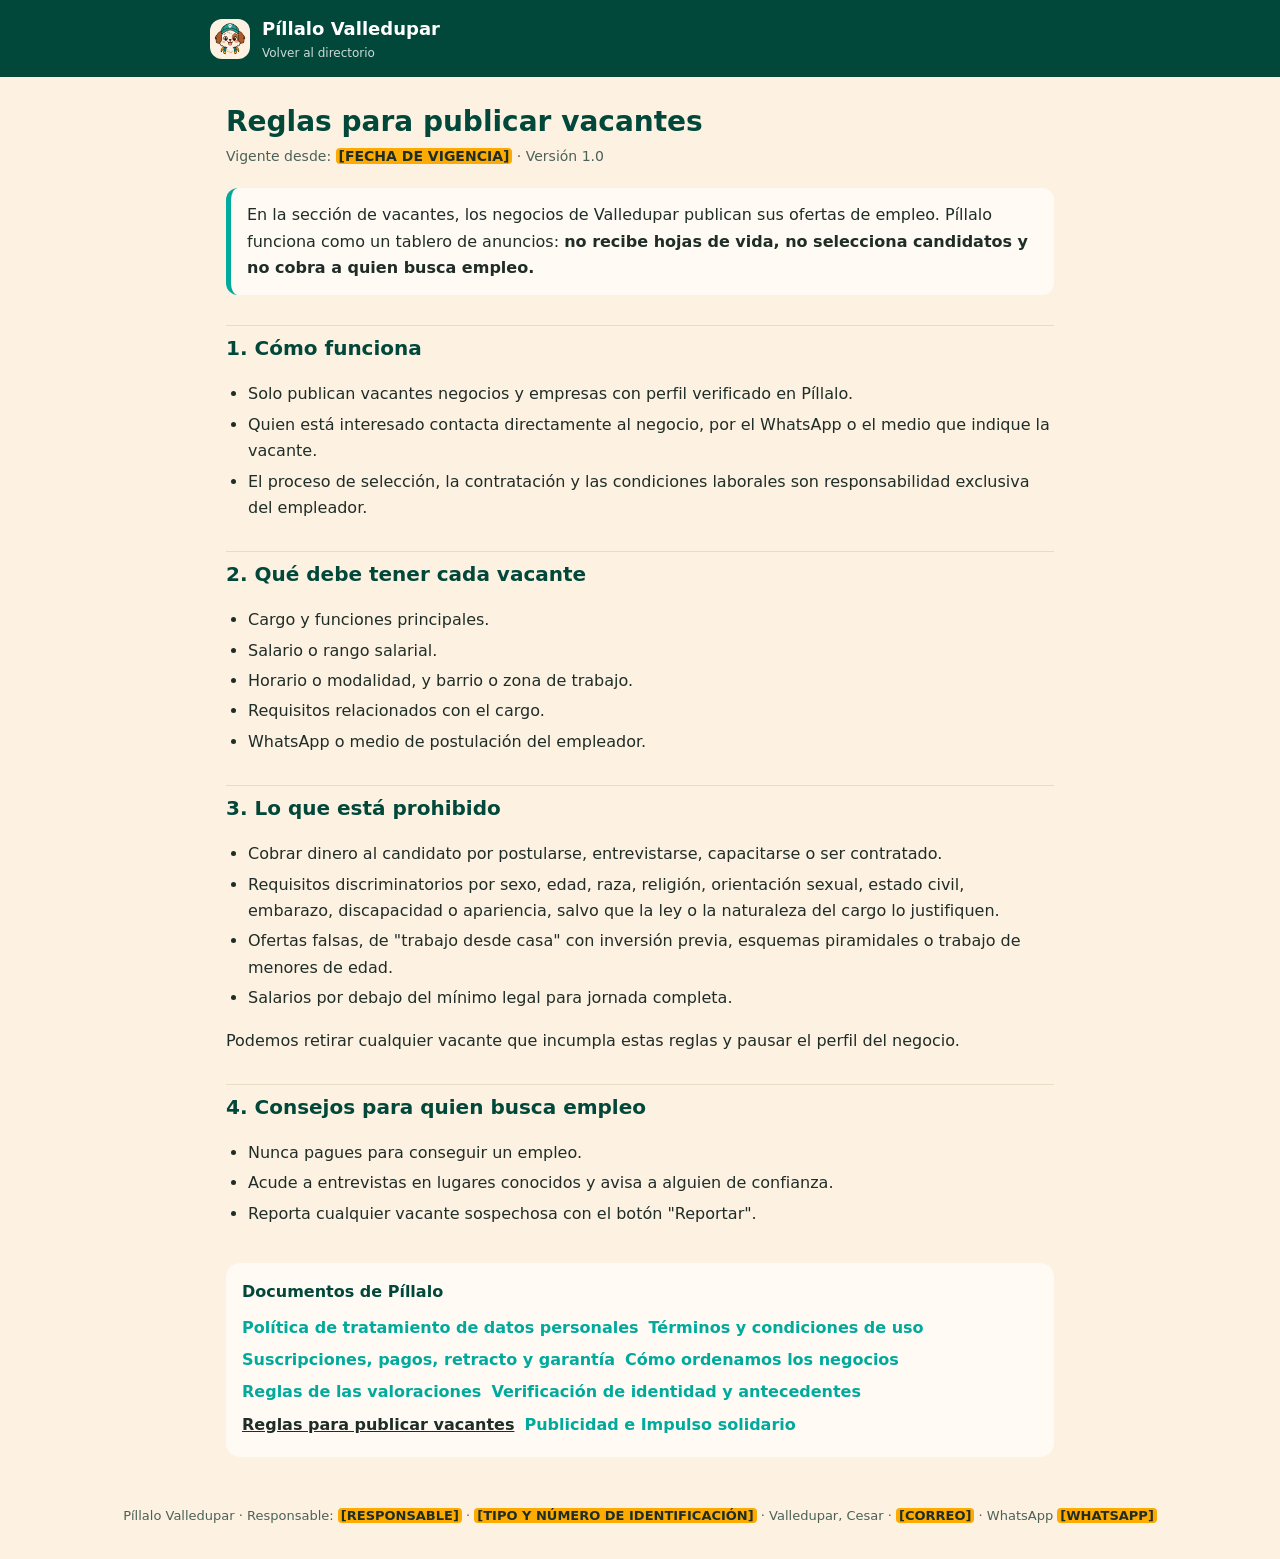
<file: legal/vacantes.html>
<!doctype html>
<html lang="es"><head><meta charset="utf-8"><meta name="viewport" content="width=device-width,initial-scale=1">
<title>Reglas para publicar vacantes · Píllalo</title><meta name="description" content="Reglas para publicar vacantes de Píllalo Valledupar">
<style>
:root{--beige:#FDF1E1;--verde:#01483B;--turq:#00AA9D;--most:#FDAB01;--txt:#1f2d28;--sub:#4b6158;--card:#fffaf3;--line:#e9dcc6}
@media (prefers-color-scheme:dark){:root:not([data-theme="light"]){--beige:#0f1d19;--card:#16271f;--txt:#eef4f1;--sub:#a9bdb4;--line:#27403a;--verde:#7fd6c2}}
*{box-sizing:border-box}html{-webkit-text-size-adjust:100%}
body{margin:0;background:var(--beige);color:var(--txt);font:16px/1.65 system-ui,-apple-system,"Segoe UI",Roboto,sans-serif}
header{background:#01483B;color:#fff;padding:14px 16px}
header .in{max-width:860px;margin:0 auto;display:flex;align-items:center;gap:12px}
header img{width:40px;height:40px;border-radius:12px;background:#FDF1E1;padding:3px}
header a{color:#fff;text-decoration:none;font-weight:800;font-size:18px}
header small{display:block;font-weight:500;opacity:.8;font-size:12px}
main{max-width:860px;margin:0 auto;padding:24px 16px 48px}
h1{color:var(--verde);font-size:28px;line-height:1.2;margin:4px 0 6px}
.vig{color:var(--sub);font-size:14px;margin:0 0 20px}
.lead{background:var(--card);border-left:5px solid var(--turq);padding:14px 16px;border-radius:12px;margin:0 0 22px}
h2{color:var(--verde);font-size:20px;margin:30px 0 8px;padding-top:6px;border-top:1px solid var(--line)}
h3{font-size:16px;margin:18px 0 4px}
ul,ol{padding-left:22px}li{margin:4px 0}
table{width:100%;border-collapse:collapse;margin:10px 0;font-size:15px;display:block;overflow-x:auto}
th,td{border:1px solid var(--line);padding:8px 10px;text-align:left;vertical-align:top}
th{background:var(--card)}
mark{background:#FDAB01;color:#1f2d28;padding:0 3px;border-radius:4px;font-weight:700}
.nota{font-size:14px;color:var(--sub)}
nav.legal{margin-top:36px;padding:16px;background:var(--card);border-radius:14px}
nav.legal b{display:block;margin-bottom:6px;color:var(--verde)}
nav.legal a{display:inline-block;margin:3px 10px 3px 0;color:var(--turq);font-weight:600;text-decoration:none}
nav.legal a[aria-current]{color:var(--txt);text-decoration:underline}
footer{text-align:center;font-size:13px;color:var(--sub);padding:0 16px 32px}
a{color:var(--turq)}
</style></head><body>
<header><div class="in"><img src="../pillalo/assets/pillalo-face-logo.png" alt=""><a href="../index.html">Píllalo Valledupar<small>Volver al directorio</small></a></div></header>
<main><h1>Reglas para publicar vacantes</h1><p class="vig">Vigente desde: <mark>[FECHA DE VIGENCIA]</mark> · Versión 1.0</p>

<p class="lead">En la sección de vacantes, los negocios de Valledupar publican sus ofertas de empleo. Píllalo funciona como un tablero de anuncios: <b>no recibe hojas de vida, no selecciona candidatos y no cobra a quien busca empleo.</b></p>

<h2>1. Cómo funciona</h2>
<ul>
<li>Solo publican vacantes negocios y empresas con perfil verificado en Píllalo.</li>
<li>Quien está interesado contacta directamente al negocio, por el WhatsApp o el medio que indique la vacante.</li>
<li>El proceso de selección, la contratación y las condiciones laborales son responsabilidad exclusiva del empleador.</li>
</ul>

<h2>2. Qué debe tener cada vacante</h2>
<ul>
<li>Cargo y funciones principales.</li>
<li>Salario o rango salarial.</li>
<li>Horario o modalidad, y barrio o zona de trabajo.</li>
<li>Requisitos relacionados con el cargo.</li>
<li>WhatsApp o medio de postulación del empleador.</li>
</ul>

<h2>3. Lo que está prohibido</h2>
<ul>
<li>Cobrar dinero al candidato por postularse, entrevistarse, capacitarse o ser contratado.</li>
<li>Requisitos discriminatorios por sexo, edad, raza, religión, orientación sexual, estado civil, embarazo, discapacidad o apariencia, salvo que la ley o la naturaleza del cargo lo justifiquen.</li>
<li>Ofertas falsas, de "trabajo desde casa" con inversión previa, esquemas piramidales o trabajo de menores de edad.</li>
<li>Salarios por debajo del mínimo legal para jornada completa.</li>
</ul>
<p>Podemos retirar cualquier vacante que incumpla estas reglas y pausar el perfil del negocio.</p>

<h2>4. Consejos para quien busca empleo</h2>
<ul>
<li>Nunca pagues para conseguir un empleo.</li>
<li>Acude a entrevistas en lugares conocidos y avisa a alguien de confianza.</li>
<li>Reporta cualquier vacante sospechosa con el botón "Reportar".</li>
</ul>

<nav class="legal" aria-label="Documentos legales"><b>Documentos de Píllalo</b><a href="politica-de-datos.html">Política de tratamiento de datos personales</a><a href="terminos-y-condiciones.html">Términos y condiciones de uso</a><a href="suscripciones-y-pagos.html">Suscripciones, pagos, retracto y garantía</a><a href="como-ordenamos.html">Cómo ordenamos los negocios</a><a href="valoraciones.html">Reglas de las valoraciones</a><a href="verificacion.html">Verificación de identidad y antecedentes</a><a href="vacantes.html" aria-current="page">Reglas para publicar vacantes</a><a href="publicidad.html">Publicidad e Impulso solidario</a></nav></main>
<footer>Píllalo Valledupar · Responsable: <mark>[RESPONSABLE]</mark> · <mark>[TIPO Y NÚMERO DE IDENTIFICACIÓN]</mark> · Valledupar, Cesar · <mark>[CORREO]</mark> · WhatsApp <mark>[WHATSAPP]</mark></footer>
</body></html>
</file>
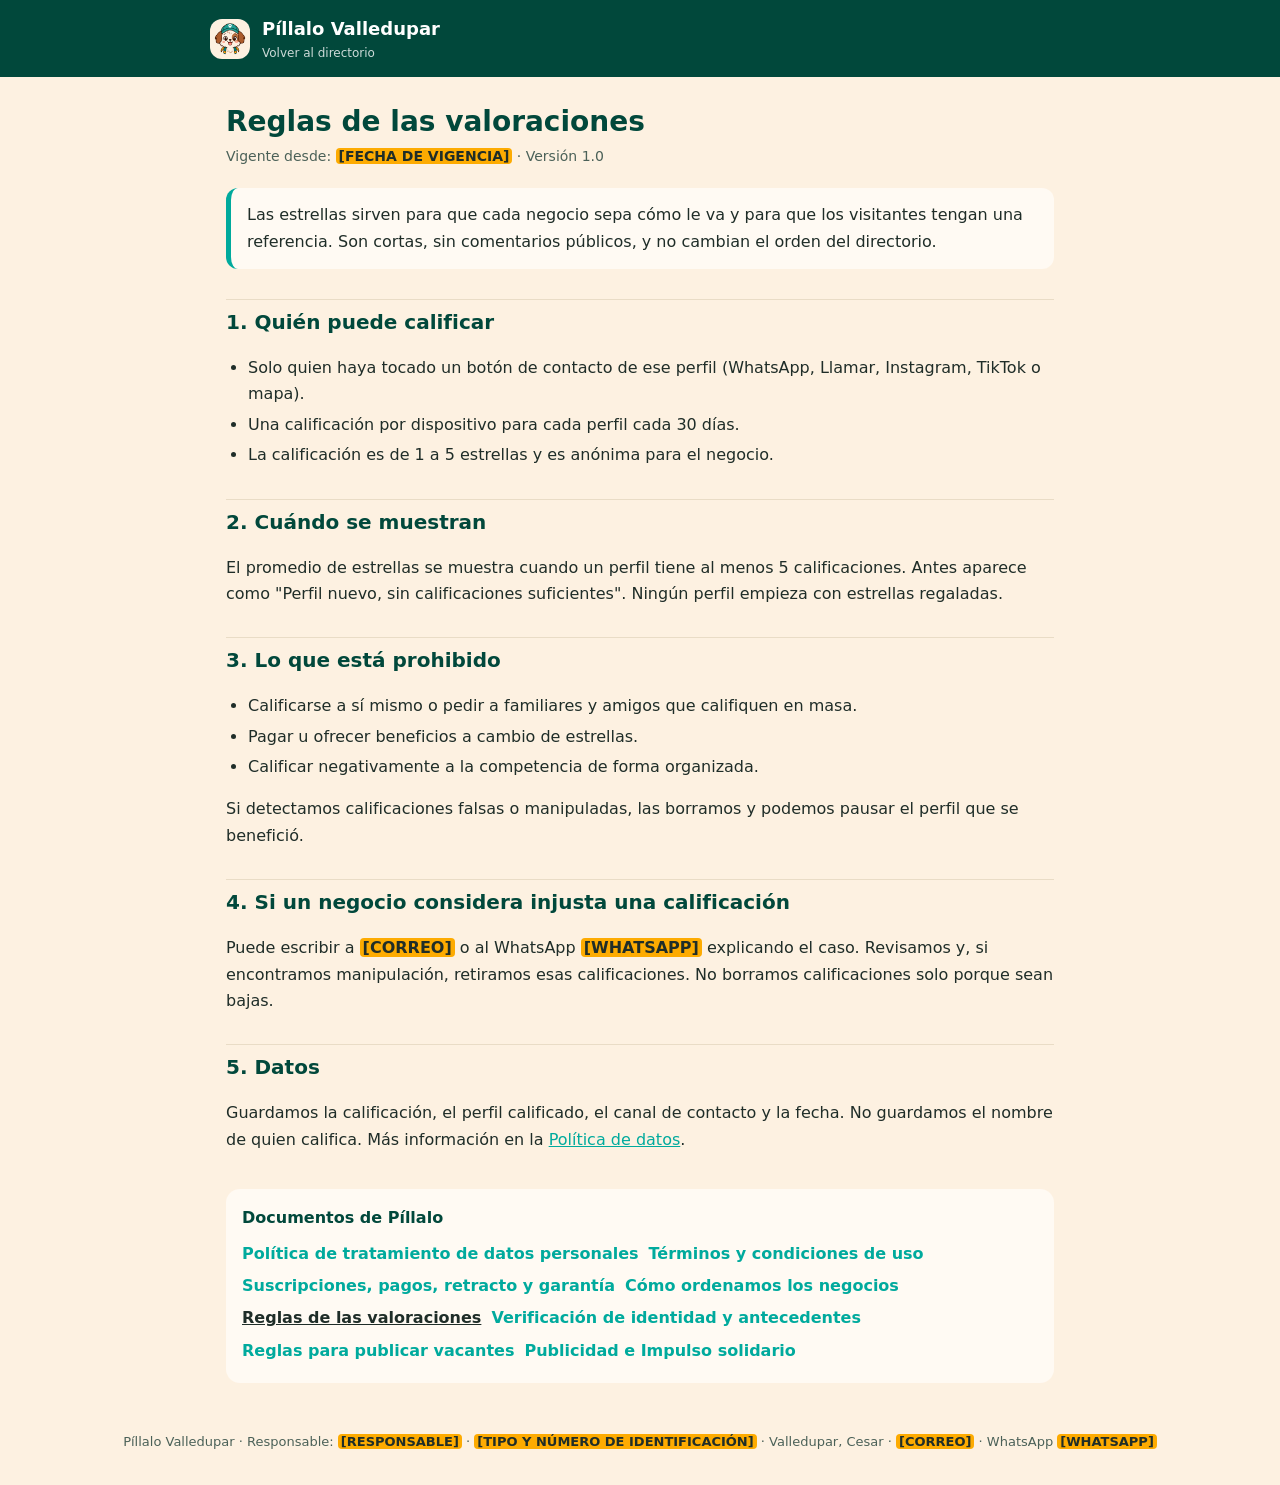
<file: legal/valoraciones.html>
<!doctype html>
<html lang="es"><head><meta charset="utf-8"><meta name="viewport" content="width=device-width,initial-scale=1">
<title>Reglas de las valoraciones · Píllalo</title><meta name="description" content="Reglas de las valoraciones de Píllalo Valledupar">
<style>
:root{--beige:#FDF1E1;--verde:#01483B;--turq:#00AA9D;--most:#FDAB01;--txt:#1f2d28;--sub:#4b6158;--card:#fffaf3;--line:#e9dcc6}
@media (prefers-color-scheme:dark){:root:not([data-theme="light"]){--beige:#0f1d19;--card:#16271f;--txt:#eef4f1;--sub:#a9bdb4;--line:#27403a;--verde:#7fd6c2}}
*{box-sizing:border-box}html{-webkit-text-size-adjust:100%}
body{margin:0;background:var(--beige);color:var(--txt);font:16px/1.65 system-ui,-apple-system,"Segoe UI",Roboto,sans-serif}
header{background:#01483B;color:#fff;padding:14px 16px}
header .in{max-width:860px;margin:0 auto;display:flex;align-items:center;gap:12px}
header img{width:40px;height:40px;border-radius:12px;background:#FDF1E1;padding:3px}
header a{color:#fff;text-decoration:none;font-weight:800;font-size:18px}
header small{display:block;font-weight:500;opacity:.8;font-size:12px}
main{max-width:860px;margin:0 auto;padding:24px 16px 48px}
h1{color:var(--verde);font-size:28px;line-height:1.2;margin:4px 0 6px}
.vig{color:var(--sub);font-size:14px;margin:0 0 20px}
.lead{background:var(--card);border-left:5px solid var(--turq);padding:14px 16px;border-radius:12px;margin:0 0 22px}
h2{color:var(--verde);font-size:20px;margin:30px 0 8px;padding-top:6px;border-top:1px solid var(--line)}
h3{font-size:16px;margin:18px 0 4px}
ul,ol{padding-left:22px}li{margin:4px 0}
table{width:100%;border-collapse:collapse;margin:10px 0;font-size:15px;display:block;overflow-x:auto}
th,td{border:1px solid var(--line);padding:8px 10px;text-align:left;vertical-align:top}
th{background:var(--card)}
mark{background:#FDAB01;color:#1f2d28;padding:0 3px;border-radius:4px;font-weight:700}
.nota{font-size:14px;color:var(--sub)}
nav.legal{margin-top:36px;padding:16px;background:var(--card);border-radius:14px}
nav.legal b{display:block;margin-bottom:6px;color:var(--verde)}
nav.legal a{display:inline-block;margin:3px 10px 3px 0;color:var(--turq);font-weight:600;text-decoration:none}
nav.legal a[aria-current]{color:var(--txt);text-decoration:underline}
footer{text-align:center;font-size:13px;color:var(--sub);padding:0 16px 32px}
a{color:var(--turq)}
</style></head><body>
<header><div class="in"><img src="../pillalo/assets/pillalo-face-logo.png" alt=""><a href="../index.html">Píllalo Valledupar<small>Volver al directorio</small></a></div></header>
<main><h1>Reglas de las valoraciones</h1><p class="vig">Vigente desde: <mark>[FECHA DE VIGENCIA]</mark> · Versión 1.0</p>

<p class="lead">Las estrellas sirven para que cada negocio sepa cómo le va y para que los visitantes tengan una referencia. Son cortas, sin comentarios públicos, y no cambian el orden del directorio.</p>

<h2>1. Quién puede calificar</h2>
<ul>
<li>Solo quien haya tocado un botón de contacto de ese perfil (WhatsApp, Llamar, Instagram, TikTok o mapa).</li>
<li>Una calificación por dispositivo para cada perfil cada 30 días.</li>
<li>La calificación es de 1 a 5 estrellas y es anónima para el negocio.</li>
</ul>

<h2>2. Cuándo se muestran</h2>
<p>El promedio de estrellas se muestra cuando un perfil tiene al menos 5 calificaciones. Antes aparece como "Perfil nuevo, sin calificaciones suficientes". Ningún perfil empieza con estrellas regaladas.</p>

<h2>3. Lo que está prohibido</h2>
<ul>
<li>Calificarse a sí mismo o pedir a familiares y amigos que califiquen en masa.</li>
<li>Pagar u ofrecer beneficios a cambio de estrellas.</li>
<li>Calificar negativamente a la competencia de forma organizada.</li>
</ul>
<p>Si detectamos calificaciones falsas o manipuladas, las borramos y podemos pausar el perfil que se benefició.</p>

<h2>4. Si un negocio considera injusta una calificación</h2>
<p>Puede escribir a <mark>[CORREO]</mark> o al WhatsApp <mark>[WHATSAPP]</mark> explicando el caso. Revisamos y, si encontramos manipulación, retiramos esas calificaciones. No borramos calificaciones solo porque sean bajas.</p>

<h2>5. Datos</h2>
<p>Guardamos la calificación, el perfil calificado, el canal de contacto y la fecha. No guardamos el nombre de quien califica. Más información en la <a href="politica-de-datos.html">Política de datos</a>.</p>

<nav class="legal" aria-label="Documentos legales"><b>Documentos de Píllalo</b><a href="politica-de-datos.html">Política de tratamiento de datos personales</a><a href="terminos-y-condiciones.html">Términos y condiciones de uso</a><a href="suscripciones-y-pagos.html">Suscripciones, pagos, retracto y garantía</a><a href="como-ordenamos.html">Cómo ordenamos los negocios</a><a href="valoraciones.html" aria-current="page">Reglas de las valoraciones</a><a href="verificacion.html">Verificación de identidad y antecedentes</a><a href="vacantes.html">Reglas para publicar vacantes</a><a href="publicidad.html">Publicidad e Impulso solidario</a></nav></main>
<footer>Píllalo Valledupar · Responsable: <mark>[RESPONSABLE]</mark> · <mark>[TIPO Y NÚMERO DE IDENTIFICACIÓN]</mark> · Valledupar, Cesar · <mark>[CORREO]</mark> · WhatsApp <mark>[WHATSAPP]</mark></footer>
</body></html>
</file>
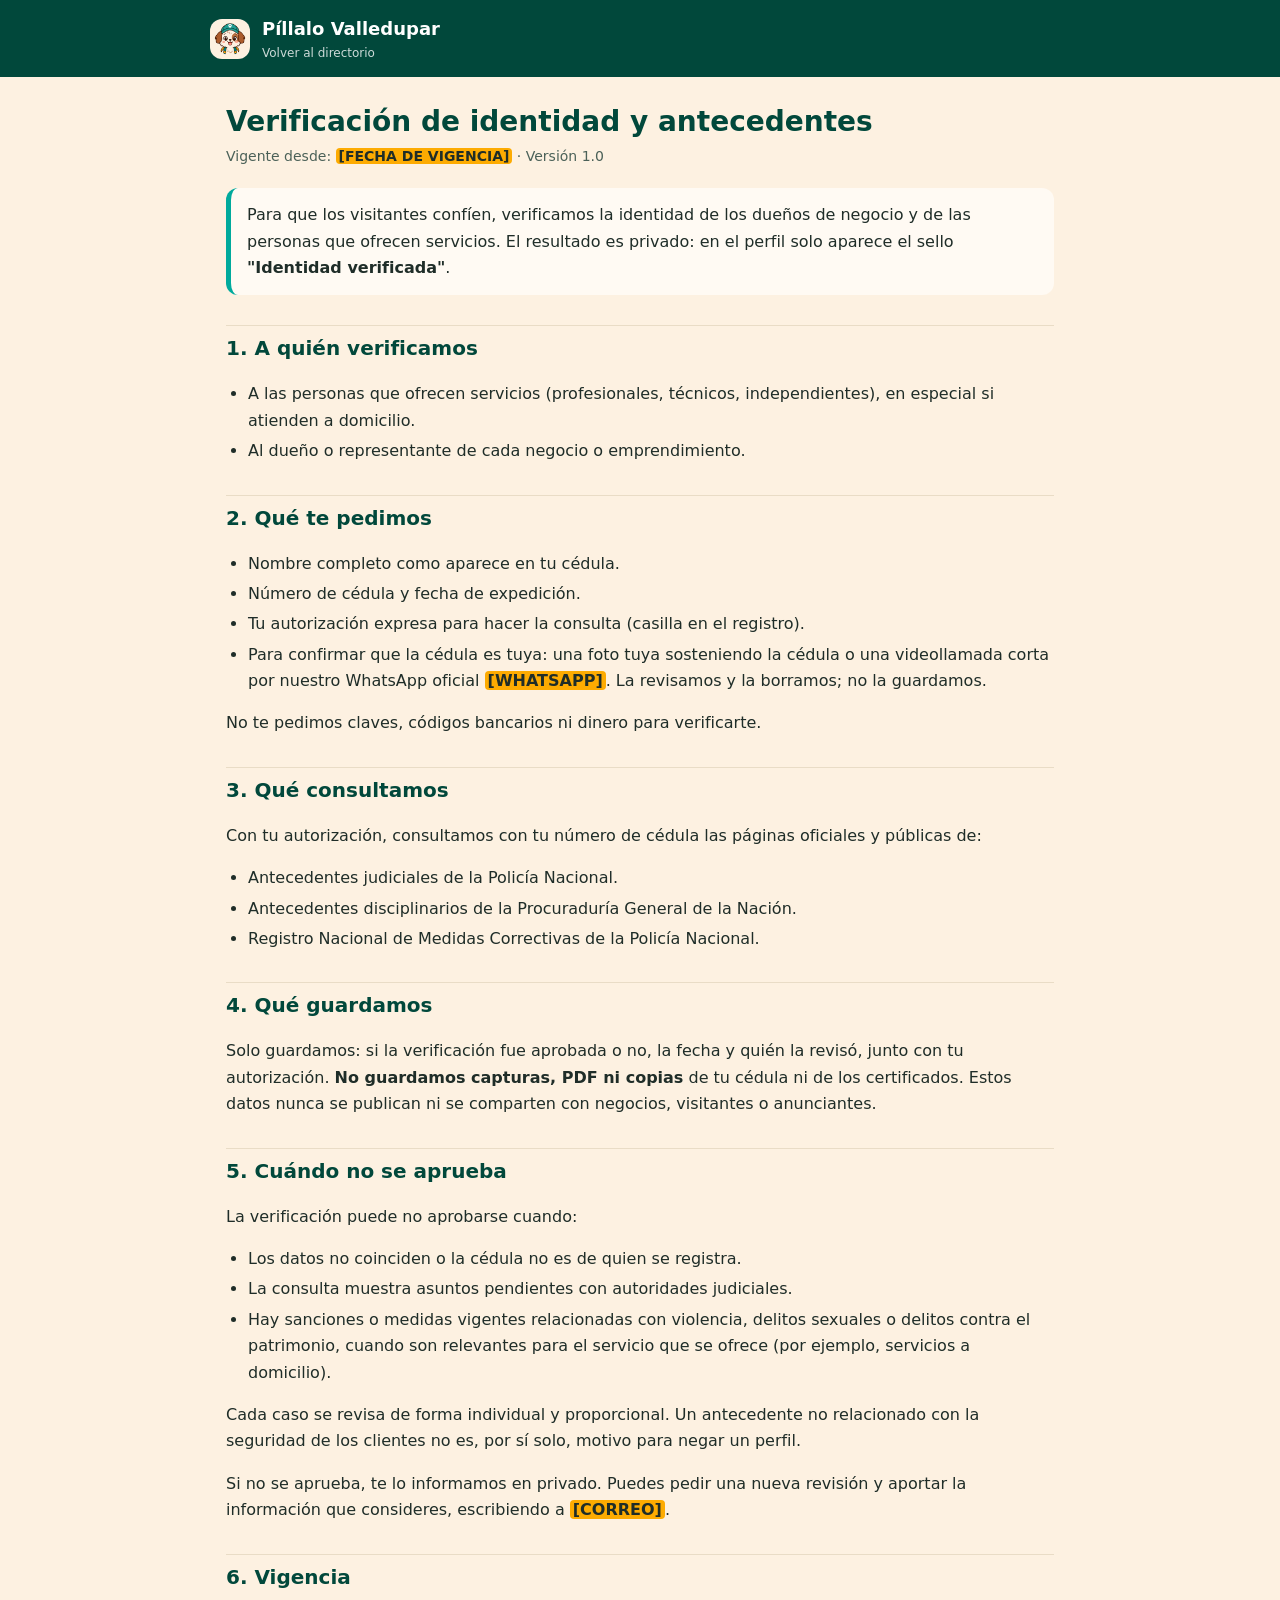
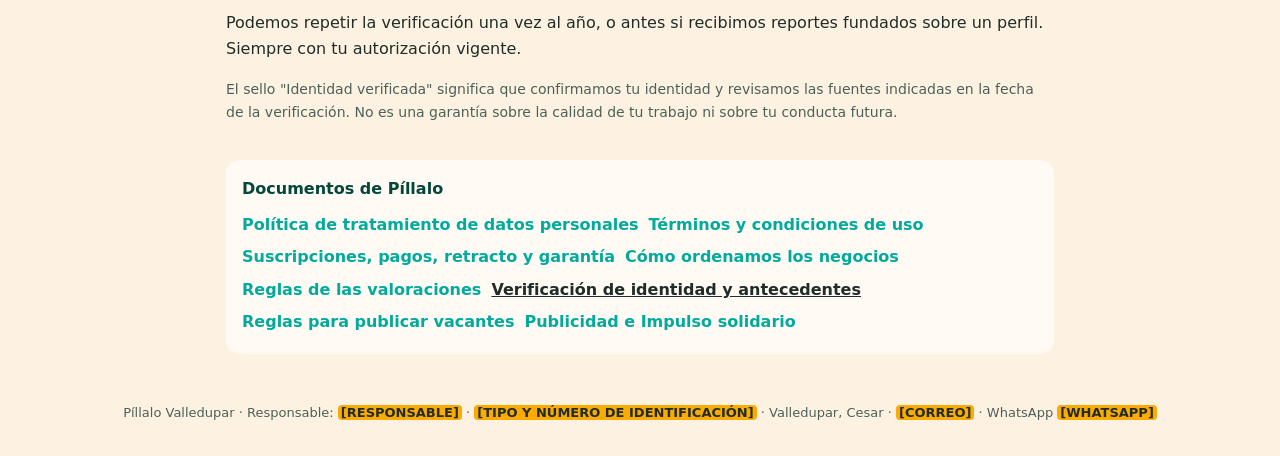
<file: legal/verificacion.html>
<!doctype html>
<html lang="es"><head><meta charset="utf-8"><meta name="viewport" content="width=device-width,initial-scale=1">
<title>Verificación de identidad y antecedentes · Píllalo</title><meta name="description" content="Verificación de identidad y antecedentes de Píllalo Valledupar">
<style>
:root{--beige:#FDF1E1;--verde:#01483B;--turq:#00AA9D;--most:#FDAB01;--txt:#1f2d28;--sub:#4b6158;--card:#fffaf3;--line:#e9dcc6}
@media (prefers-color-scheme:dark){:root:not([data-theme="light"]){--beige:#0f1d19;--card:#16271f;--txt:#eef4f1;--sub:#a9bdb4;--line:#27403a;--verde:#7fd6c2}}
*{box-sizing:border-box}html{-webkit-text-size-adjust:100%}
body{margin:0;background:var(--beige);color:var(--txt);font:16px/1.65 system-ui,-apple-system,"Segoe UI",Roboto,sans-serif}
header{background:#01483B;color:#fff;padding:14px 16px}
header .in{max-width:860px;margin:0 auto;display:flex;align-items:center;gap:12px}
header img{width:40px;height:40px;border-radius:12px;background:#FDF1E1;padding:3px}
header a{color:#fff;text-decoration:none;font-weight:800;font-size:18px}
header small{display:block;font-weight:500;opacity:.8;font-size:12px}
main{max-width:860px;margin:0 auto;padding:24px 16px 48px}
h1{color:var(--verde);font-size:28px;line-height:1.2;margin:4px 0 6px}
.vig{color:var(--sub);font-size:14px;margin:0 0 20px}
.lead{background:var(--card);border-left:5px solid var(--turq);padding:14px 16px;border-radius:12px;margin:0 0 22px}
h2{color:var(--verde);font-size:20px;margin:30px 0 8px;padding-top:6px;border-top:1px solid var(--line)}
h3{font-size:16px;margin:18px 0 4px}
ul,ol{padding-left:22px}li{margin:4px 0}
table{width:100%;border-collapse:collapse;margin:10px 0;font-size:15px;display:block;overflow-x:auto}
th,td{border:1px solid var(--line);padding:8px 10px;text-align:left;vertical-align:top}
th{background:var(--card)}
mark{background:#FDAB01;color:#1f2d28;padding:0 3px;border-radius:4px;font-weight:700}
.nota{font-size:14px;color:var(--sub)}
nav.legal{margin-top:36px;padding:16px;background:var(--card);border-radius:14px}
nav.legal b{display:block;margin-bottom:6px;color:var(--verde)}
nav.legal a{display:inline-block;margin:3px 10px 3px 0;color:var(--turq);font-weight:600;text-decoration:none}
nav.legal a[aria-current]{color:var(--txt);text-decoration:underline}
footer{text-align:center;font-size:13px;color:var(--sub);padding:0 16px 32px}
a{color:var(--turq)}
</style></head><body>
<header><div class="in"><img src="../pillalo/assets/pillalo-face-logo.png" alt=""><a href="../index.html">Píllalo Valledupar<small>Volver al directorio</small></a></div></header>
<main><h1>Verificación de identidad y antecedentes</h1><p class="vig">Vigente desde: <mark>[FECHA DE VIGENCIA]</mark> · Versión 1.0</p>

<p class="lead">Para que los visitantes confíen, verificamos la identidad de los dueños de negocio y de las personas que ofrecen servicios. El resultado es privado: en el perfil solo aparece el sello <b>"Identidad verificada"</b>.</p>

<h2>1. A quién verificamos</h2>
<ul>
<li>A las personas que ofrecen servicios (profesionales, técnicos, independientes), en especial si atienden a domicilio.</li>
<li>Al dueño o representante de cada negocio o emprendimiento.</li>
</ul>

<h2>2. Qué te pedimos</h2>
<ul>
<li>Nombre completo como aparece en tu cédula.</li>
<li>Número de cédula y fecha de expedición.</li>
<li>Tu autorización expresa para hacer la consulta (casilla en el registro).</li>
<li>Para confirmar que la cédula es tuya: una foto tuya sosteniendo la cédula o una videollamada corta por nuestro WhatsApp oficial <mark>[WHATSAPP]</mark>. La revisamos y la borramos; no la guardamos.</li>
</ul>
<p>No te pedimos claves, códigos bancarios ni dinero para verificarte.</p>

<h2>3. Qué consultamos</h2>
<p>Con tu autorización, consultamos con tu número de cédula las páginas oficiales y públicas de:</p>
<ul>
<li>Antecedentes judiciales de la Policía Nacional.</li>
<li>Antecedentes disciplinarios de la Procuraduría General de la Nación.</li>
<li>Registro Nacional de Medidas Correctivas de la Policía Nacional.</li>
</ul>

<h2>4. Qué guardamos</h2>
<p>Solo guardamos: si la verificación fue aprobada o no, la fecha y quién la revisó, junto con tu autorización. <b>No guardamos capturas, PDF ni copias</b> de tu cédula ni de los certificados. Estos datos nunca se publican ni se comparten con negocios, visitantes o anunciantes.</p>

<h2>5. Cuándo no se aprueba</h2>
<p>La verificación puede no aprobarse cuando:</p>
<ul>
<li>Los datos no coinciden o la cédula no es de quien se registra.</li>
<li>La consulta muestra asuntos pendientes con autoridades judiciales.</li>
<li>Hay sanciones o medidas vigentes relacionadas con violencia, delitos sexuales o delitos contra el patrimonio, cuando son relevantes para el servicio que se ofrece (por ejemplo, servicios a domicilio).</li>
</ul>
<p>Cada caso se revisa de forma individual y proporcional. Un antecedente no relacionado con la seguridad de los clientes no es, por sí solo, motivo para negar un perfil.</p>
<p>Si no se aprueba, te lo informamos en privado. Puedes pedir una nueva revisión y aportar la información que consideres, escribiendo a <mark>[CORREO]</mark>.</p>

<h2>6. Vigencia</h2>
<p>Podemos repetir la verificación una vez al año, o antes si recibimos reportes fundados sobre un perfil. Siempre con tu autorización vigente.</p>
<p class="nota">El sello "Identidad verificada" significa que confirmamos tu identidad y revisamos las fuentes indicadas en la fecha de la verificación. No es una garantía sobre la calidad de tu trabajo ni sobre tu conducta futura.</p>

<nav class="legal" aria-label="Documentos legales"><b>Documentos de Píllalo</b><a href="politica-de-datos.html">Política de tratamiento de datos personales</a><a href="terminos-y-condiciones.html">Términos y condiciones de uso</a><a href="suscripciones-y-pagos.html">Suscripciones, pagos, retracto y garantía</a><a href="como-ordenamos.html">Cómo ordenamos los negocios</a><a href="valoraciones.html">Reglas de las valoraciones</a><a href="verificacion.html" aria-current="page">Verificación de identidad y antecedentes</a><a href="vacantes.html">Reglas para publicar vacantes</a><a href="publicidad.html">Publicidad e Impulso solidario</a></nav></main>
<footer>Píllalo Valledupar · Responsable: <mark>[RESPONSABLE]</mark> · <mark>[TIPO Y NÚMERO DE IDENTIFICACIÓN]</mark> · Valledupar, Cesar · <mark>[CORREO]</mark> · WhatsApp <mark>[WHATSAPP]</mark></footer>
</body></html>
</file>
